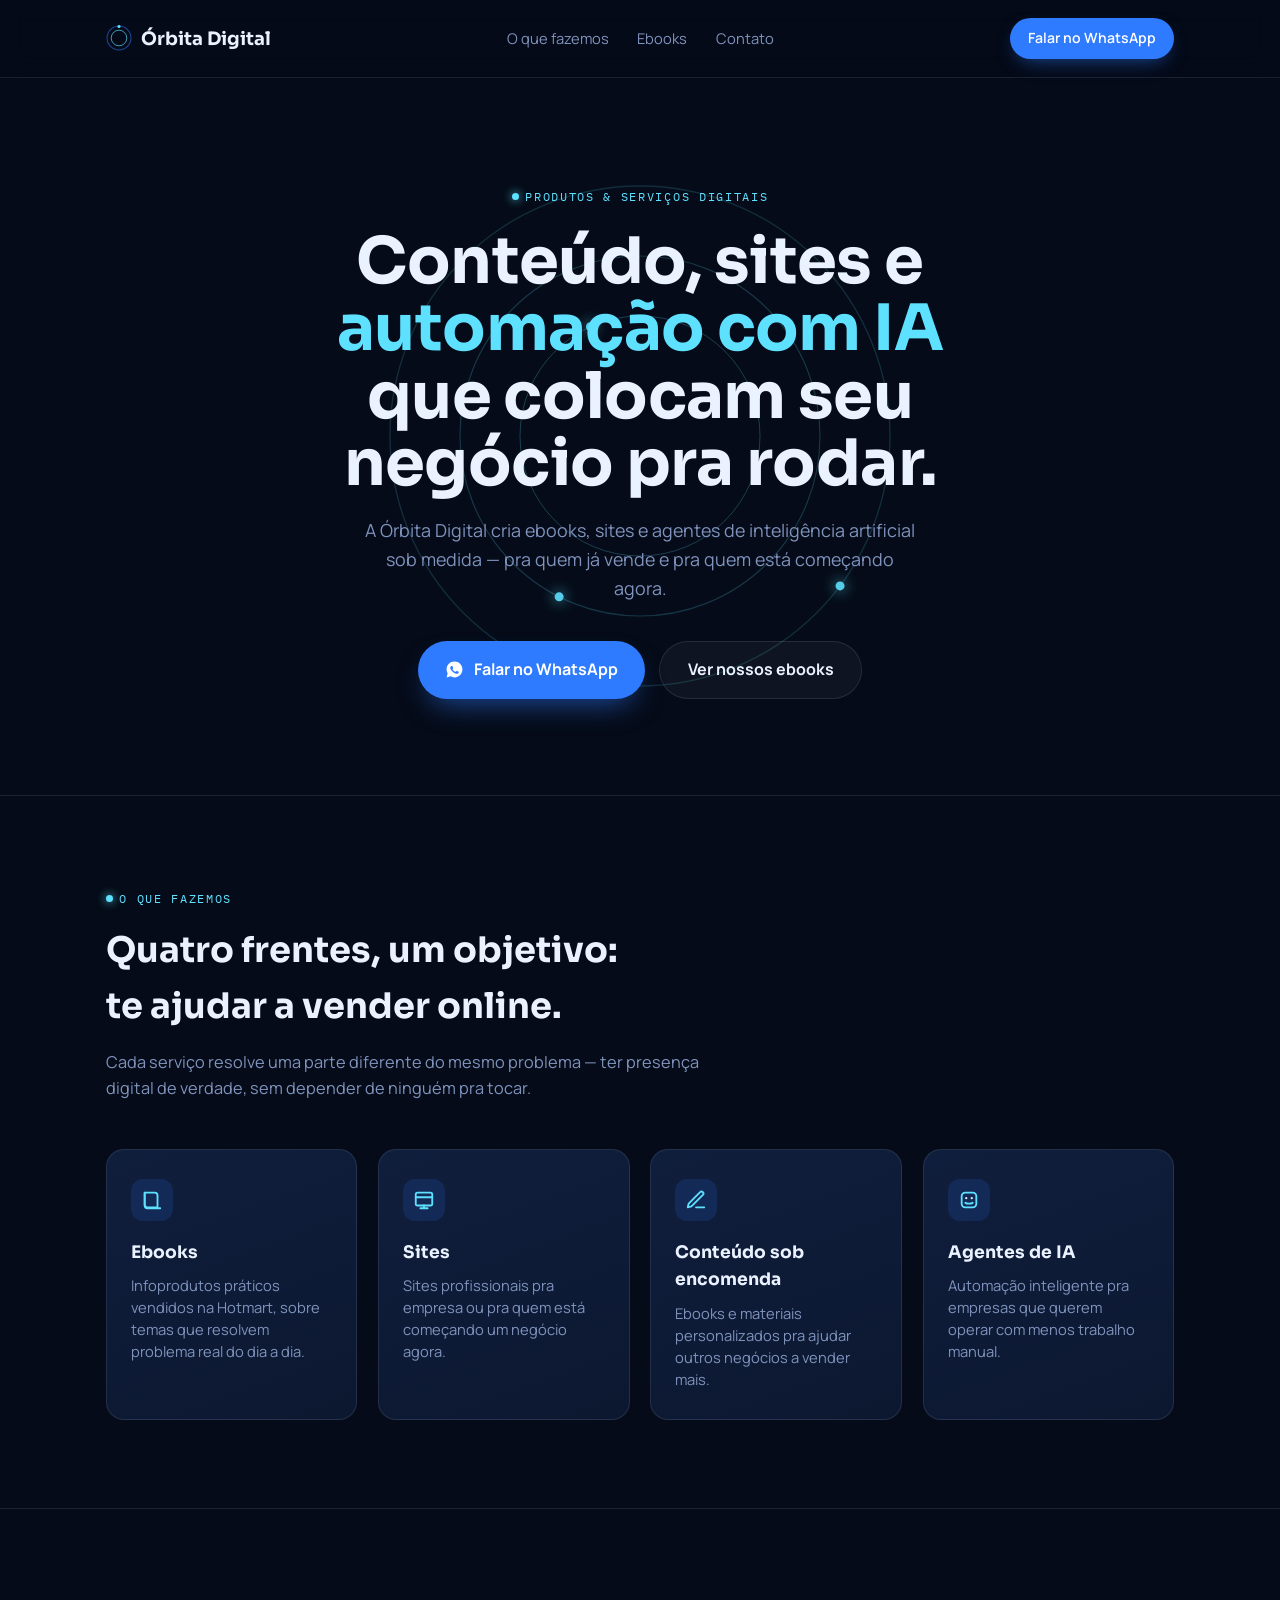
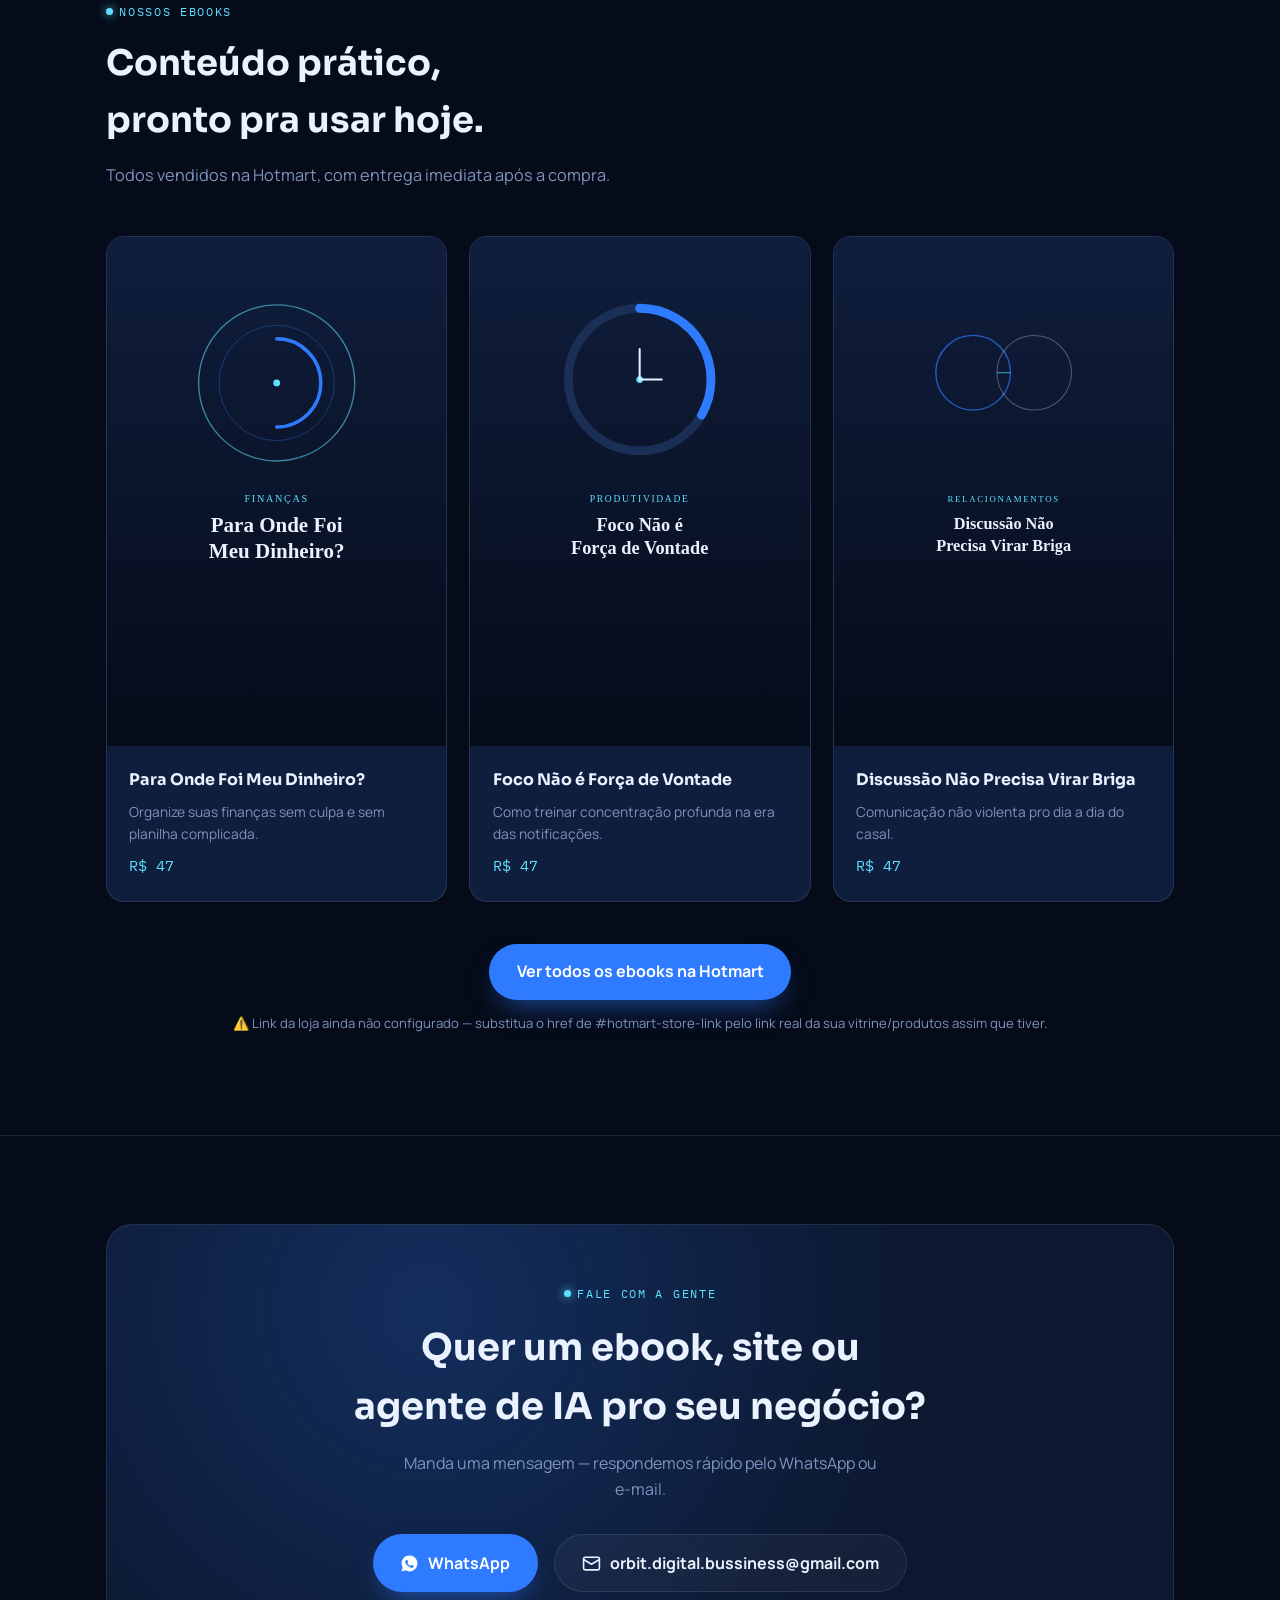
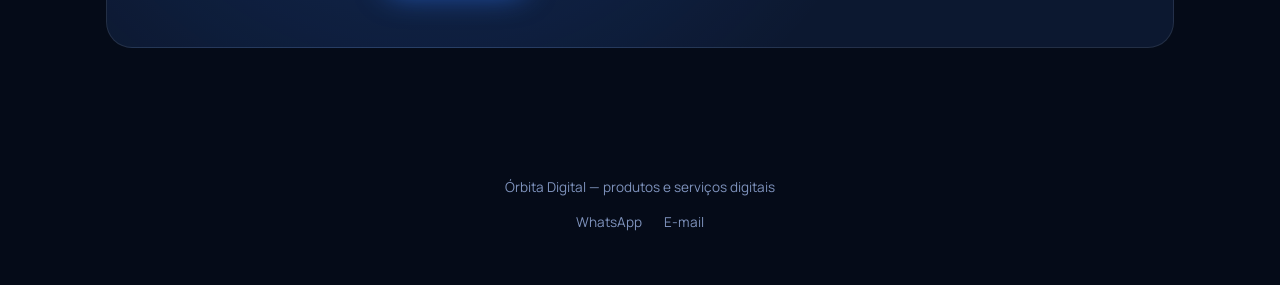
<file: docs/index.html>
<!DOCTYPE html>
<html lang="pt-BR">
<head>
<meta charset="UTF-8">
<meta name="viewport" content="width=device-width, initial-scale=1.0">
<title>Órbita Digital — produtos e serviços digitais</title>
<meta name="description" content="Ebooks, sites e agentes de IA que colocam seu negócio pra rodar.">
<link rel="preconnect" href="https://fonts.googleapis.com">
<link rel="preconnect" href="https://fonts.gstatic.com" crossorigin>
<link href="https://fonts.googleapis.com/css2?family=Sora:wght@500;600;700;800&family=Manrope:wght@400;500;600;700&family=IBM+Plex+Mono:wght@500&display=swap" rel="stylesheet">
<style>
  :root {
    --bg: #050b18;
    --bg-2: #0a1428;
    --surface: #101e3d;
    --surface-2: #0c1830;
    --ink: #eaf1ff;
    --ink-muted: #7f93bd;
    --accent: #2f7bff;
    --accent-2: #5ee1ff;
    --border: rgba(234,241,255,0.10);
    --shadow: rgba(3,10,26,0.55);
  }

  * { box-sizing: border-box; }
  html { scroll-behavior: smooth; }

  body {
    margin: 0;
    background: var(--bg);
    color: var(--ink);
    font-family: 'Manrope', sans-serif;
    line-height: 1.6;
    -webkit-font-smoothing: antialiased;
    overflow-x: hidden;
  }

  a { color: inherit; }
  img, svg { max-width: 100%; display: block; }

  h1, h2, h3 {
    font-family: 'Sora', sans-serif;
    font-weight: 700;
    text-wrap: balance;
    margin: 0;
  }

  .wrap { max-width: 1120px; margin: 0 auto; padding: 0 1.6rem; }

  .eyebrow {
    font-family: 'IBM Plex Mono', monospace;
    font-size: 0.75rem;
    letter-spacing: 0.14em;
    text-transform: uppercase;
    color: var(--accent-2);
    display: inline-flex;
    align-items: center;
    gap: 0.55em;
  }
  .eyebrow::before {
    content: "";
    width: 7px; height: 7px;
    border-radius: 50%;
    background: var(--accent-2);
    box-shadow: 0 0 10px var(--accent-2);
  }

  /* ---- Nav ---- */
  nav.top {
    position: sticky;
    top: 0;
    z-index: 30;
    backdrop-filter: blur(14px);
    background: rgba(5,11,24,0.72);
    border-bottom: 1px solid var(--border);
  }
  nav.top .inner {
    max-width: 1120px;
    margin: 0 auto;
    padding: 1.1rem 1.6rem;
    display: flex;
    align-items: center;
    justify-content: space-between;
  }
  .wordmark {
    font-family: 'Sora', sans-serif;
    font-weight: 700;
    font-size: 1.15rem;
    display: flex;
    align-items: center;
    gap: 0.6rem;
  }
  .wordmark .mark { width: 26px; height: 26px; }
  .nav-links { display: none; gap: 1.8rem; font-size: 0.92rem; color: var(--ink-muted); }
  @media (min-width: 780px) { .nav-links { display: flex; } }
  .nav-links a { text-decoration: none; transition: color 0.15s ease; }
  .nav-links a:hover { color: var(--ink); }
  .nav-cta {
    font-family: 'Manrope', sans-serif;
    font-weight: 600;
    font-size: 0.88rem;
    background: var(--accent);
    color: #fff;
    padding: 0.6rem 1.15rem;
    border-radius: 999px;
    text-decoration: none;
    box-shadow: 0 8px 20px -8px rgba(47,123,255,0.6);
  }

  /* ---- Hero ---- */
  .hero {
    position: relative;
    padding: 6.5rem 0 6rem;
    overflow: hidden;
  }
  .hero-canvas {
    position: absolute;
    top: 50%; left: 50%;
    transform: translate(-50%, -50%);
    width: min(1000px, 140vw);
    height: min(1000px, 140vw);
    opacity: 0.9;
    pointer-events: none;
  }
  .hero-inner { position: relative; z-index: 2; text-align: center; }
  .hero h1 {
    font-size: clamp(2.3rem, 5.4vw, 4rem);
    line-height: 1.05;
    max-width: 820px;
    margin: 1.3rem auto 1.2rem;
    letter-spacing: -0.01em;
  }
  .hero h1 .glow { color: var(--accent-2); }
  .hero .lede {
    max-width: 560px;
    margin: 0 auto;
    color: var(--ink-muted);
    font-size: 1.12rem;
  }
  .hero-actions {
    margin-top: 2.4rem;
    display: flex;
    gap: 0.9rem;
    justify-content: center;
    flex-wrap: wrap;
  }
  .btn {
    font-family: 'Manrope', sans-serif;
    font-weight: 700;
    font-size: 1rem;
    padding: 0.95rem 1.7rem;
    border-radius: 999px;
    text-decoration: none;
    display: inline-flex;
    align-items: center;
    gap: 0.6rem;
    transition: transform 0.15s ease, box-shadow 0.15s ease;
  }
  .btn:hover { transform: translateY(-2px); }
  .btn-primary { background: var(--accent); color: #fff; box-shadow: 0 14px 30px -12px rgba(47,123,255,0.65); }
  .btn-primary:hover { box-shadow: 0 18px 36px -12px rgba(47,123,255,0.8); }
  .btn-ghost { background: rgba(255,255,255,0.04); color: var(--ink); border: 1px solid var(--border); }
  .btn-ghost:hover { border-color: var(--accent-2); }
  .btn svg { width: 19px; height: 19px; }

  /* ---- Reveal ---- */
  .reveal { opacity: 0; transform: translateY(28px); transition: opacity 0.7s ease, transform 0.7s ease; }
  .reveal.visible { opacity: 1; transform: none; }

  /* ---- Section shell ---- */
  section.block { padding: 5.5rem 0; border-top: 1px solid var(--border); }
  .section-head { max-width: 620px; margin-bottom: 3rem; }
  .section-head h2 { font-size: clamp(1.6rem, 3vw, 2.2rem); margin: 0.8rem 0 0.9rem; }
  .section-head p { color: var(--ink-muted); font-size: 1.02rem; margin: 0; }

  /* ---- Services grid ---- */
  .services {
    display: grid;
    grid-template-columns: repeat(2, 1fr);
    gap: 1.3rem;
  }
  @media (min-width: 780px) { .services { grid-template-columns: repeat(4, 1fr); } }
  .service-card {
    background: linear-gradient(160deg, var(--surface), var(--surface-2));
    border: 1px solid var(--border);
    border-radius: 18px;
    padding: 1.8rem 1.5rem;
    transition: border-color 0.2s ease, transform 0.2s ease;
  }
  .service-card:hover { border-color: rgba(94,225,255,0.4); transform: translateY(-4px); }
  .service-card .icon {
    width: 42px; height: 42px;
    border-radius: 12px;
    background: rgba(47,123,255,0.14);
    display: flex; align-items: center; justify-content: center;
    margin-bottom: 1.1rem;
  }
  .service-card .icon svg { width: 22px; height: 22px; stroke: var(--accent-2); }
  .service-card h3 { font-size: 1.08rem; margin-bottom: 0.5rem; }
  .service-card p { font-size: 0.92rem; color: var(--ink-muted); margin: 0; line-height: 1.5; }

  /* ---- Products ---- */
  .products {
    display: grid;
    grid-template-columns: repeat(auto-fit, minmax(220px, 1fr));
    gap: 1.4rem;
  }
  .product-card {
    background: var(--surface);
    border: 1px solid var(--border);
    border-radius: 18px;
    overflow: hidden;
    display: flex;
    flex-direction: column;
  }
  .product-cover { aspect-ratio: 2 / 3; overflow: hidden; background: #0a1428; }
  .product-cover svg { width: 100%; height: 100%; }
  .product-body { padding: 1.3rem 1.4rem 1.5rem; display: flex; flex-direction: column; gap: 0.5rem; flex: 1; }
  .product-body h3 { font-size: 1rem; }
  .product-body p { font-size: 0.86rem; color: var(--ink-muted); margin: 0; flex: 1; }
  .product-price { font-family: 'IBM Plex Mono', monospace; color: var(--accent-2); font-size: 0.95rem; }

  .products-cta { margin-top: 2.6rem; text-align: center; }
  .products-note { font-size: 0.82rem; color: var(--ink-muted); margin-top: 0.8rem; }

  /* ---- Contact ---- */
  .contact-block {
    background: radial-gradient(circle at 30% 20%, rgba(47,123,255,0.22), transparent 60%), var(--surface-2);
    border: 1px solid var(--border);
    border-radius: 26px;
    padding: 3.4rem 2.4rem;
    text-align: center;
  }
  .contact-block h2 { font-size: clamp(1.6rem, 3.4vw, 2.3rem); margin-bottom: 0.9rem; }
  .contact-block p { color: var(--ink-muted); max-width: 480px; margin: 0 auto 2rem; }
  .contact-actions { display: flex; gap: 1rem; justify-content: center; flex-wrap: wrap; }

  footer {
    padding: 2.6rem 0 3.2rem;
    text-align: center;
    color: var(--ink-muted);
    font-size: 0.85rem;
  }
  footer .foot-links { margin-top: 0.8rem; display: flex; gap: 1.4rem; justify-content: center; }
  footer .foot-links a { text-decoration: none; color: var(--ink-muted); }
  footer .foot-links a:hover { color: var(--accent-2); }

  @media (prefers-reduced-motion: reduce) {
    * { animation: none !important; transition: none !important; }
    .reveal { opacity: 1; transform: none; }
  }
</style>
</head>
<body>

<nav class="top">
  <div class="inner">
    <div class="wordmark">
      <svg class="mark" viewBox="0 0 100 100" fill="none">
        <circle cx="50" cy="50" r="46" stroke="#2f7bff" stroke-width="4" opacity="0.55"/>
        <circle cx="50" cy="50" r="30" stroke="#5ee1ff" stroke-width="3" opacity="0.85"/>
        <circle cx="50" cy="6" r="6" fill="#5ee1ff"/>
      </svg>
      Órbita Digital
    </div>
    <div class="nav-links">
      <a href="#servicos">O que fazemos</a>
      <a href="#produtos">Ebooks</a>
      <a href="#contato">Contato</a>
    </div>
    <a class="nav-cta" href="https://wa.me/5551989006644" target="_blank" rel="noopener">Falar no WhatsApp</a>
  </div>
</nav>

<header class="hero">
  <canvas class="hero-canvas" id="orbit-canvas"></canvas>
  <div class="wrap hero-inner">
    <span class="eyebrow">PRODUTOS &amp; SERVIÇOS DIGITAIS</span>
    <h1>Conteúdo, sites e <span class="glow">automação com IA</span> que colocam seu negócio pra rodar.</h1>
    <p class="lede">A Órbita Digital cria ebooks, sites e agentes de inteligência artificial sob medida — pra quem já vende e pra quem está começando agora.</p>
    <div class="hero-actions">
      <a class="btn btn-primary" href="https://wa.me/5551989006644" target="_blank" rel="noopener">
        <svg viewBox="0 0 24 24" fill="currentColor"><path d="M12 2C6.48 2 2 6.48 2 12c0 1.85.5 3.58 1.35 5.07L2 22l5.06-1.33A9.94 9.94 0 0 0 12 22c5.52 0 10-4.48 10-10S17.52 2 12 2zm5.2 14.15c-.22.62-1.28 1.19-1.77 1.24-.45.05-1.02.07-1.65-.1-.38-.11-.87-.28-1.5-.55-2.64-1.14-4.36-3.8-4.5-3.98-.13-.18-1.07-1.42-1.07-2.71 0-1.29.68-1.92.92-2.18.24-.26.52-.33.7-.33.18 0 .35 0 .5.01.16.01.38-.06.6.46.22.53.75 1.83.82 1.96.07.13.11.28.02.46-.09.18-.13.28-.26.43-.13.15-.27.34-.39.46-.13.13-.26.27-.11.53.15.26.68 1.12 1.46 1.82 1 .89 1.85 1.17 2.11 1.3.26.13.41.11.56-.07.15-.18.65-.76.82-1.02.17-.26.34-.22.57-.13.24.09 1.5.71 1.76.84.26.13.43.19.5.3.06.11.06.62-.16 1.24z"/></svg>
        Falar no WhatsApp
      </a>
      <a class="btn btn-ghost" href="#produtos">Ver nossos ebooks</a>
    </div>
  </div>
</header>

<section class="block" id="servicos">
  <div class="wrap">
    <div class="section-head reveal">
      <span class="eyebrow">O QUE FAZEMOS</span>
      <h2>Quatro frentes, um objetivo: te ajudar a vender online.</h2>
      <p>Cada serviço resolve uma parte diferente do mesmo problema — ter presença digital de verdade, sem depender de ninguém pra tocar.</p>
    </div>
    <div class="services reveal">
      <div class="service-card">
        <div class="icon"><svg viewBox="0 0 24 24" fill="none" stroke-width="2" stroke-linecap="round" stroke-linejoin="round"><path d="M4 4h11a3 3 0 0 1 3 3v13H7a3 3 0 0 1-3-3z"/><path d="M4 4v14a3 3 0 0 0 3 3h14"/></svg></div>
        <h3>Ebooks</h3>
        <p>Infoprodutos práticos vendidos na Hotmart, sobre temas que resolvem problema real do dia a dia.</p>
      </div>
      <div class="service-card">
        <div class="icon"><svg viewBox="0 0 24 24" fill="none" stroke-width="2" stroke-linecap="round" stroke-linejoin="round"><rect x="3" y="4" width="18" height="14" rx="2"/><path d="M3 9h18M8 21h8M12 18v3"/></svg></div>
        <h3>Sites</h3>
        <p>Sites profissionais pra empresa ou pra quem está começando um negócio agora.</p>
      </div>
      <div class="service-card">
        <div class="icon"><svg viewBox="0 0 24 24" fill="none" stroke-width="2" stroke-linecap="round" stroke-linejoin="round"><path d="M12 20h9M16.5 3.5a2.12 2.12 0 0 1 3 3L7 19l-4 1 1-4z"/></svg></div>
        <h3>Conteúdo sob encomenda</h3>
        <p>Ebooks e materiais personalizados pra ajudar outros negócios a vender mais.</p>
      </div>
      <div class="service-card">
        <div class="icon"><svg viewBox="0 0 24 24" fill="none" stroke-width="2" stroke-linecap="round" stroke-linejoin="round"><rect x="4" y="4" width="16" height="16" rx="4"/><circle cx="9" cy="10" r="1.2" fill="currentColor" stroke="none"/><circle cx="15" cy="10" r="1.2" fill="currentColor" stroke="none"/><path d="M8 15c1 1 2 1 4 1s3 0 4-1"/></svg></div>
        <h3>Agentes de IA</h3>
        <p>Automação inteligente pra empresas que querem operar com menos trabalho manual.</p>
      </div>
    </div>
  </div>
</section>

<section class="block" id="produtos">
  <div class="wrap">
    <div class="section-head reveal">
      <span class="eyebrow">NOSSOS EBOOKS</span>
      <h2>Conteúdo prático, pronto pra usar hoje.</h2>
      <p>Todos vendidos na Hotmart, com entrega imediata após a compra.</p>
    </div>

    <div class="products reveal">

      <div class="product-card">
        <div class="product-cover">
          <svg viewBox="0 0 1000 1500" xmlns="http://www.w3.org/2000/svg">
            <defs><linearGradient id="bg1" x1="0" y1="0" x2="0" y2="1"><stop offset="0%" stop-color="#101e3d"/><stop offset="100%" stop-color="#050b18"/></linearGradient></defs>
            <rect width="1000" height="1500" fill="url(#bg1)"/>
            <circle cx="500" cy="430" r="230" fill="none" stroke="#5ee1ff" stroke-width="4" opacity="0.55"/>
            <circle cx="500" cy="430" r="170" fill="none" stroke="#2f7bff" stroke-width="2" opacity="0.5"/>
            <path d="M 500 300 A 130 130 0 0 1 500 560" fill="none" stroke="#2f7bff" stroke-width="10" stroke-linecap="round"/>
            <circle cx="500" cy="430" r="10" fill="#5ee1ff"/>
            <text x="500" y="780" text-anchor="middle" font-family="Georgia, serif" font-size="30" fill="#5ee1ff" letter-spacing="5">FINANÇAS</text>
            <text x="500" y="870" text-anchor="middle" font-family="Georgia, serif" font-weight="700" font-size="62" fill="#eaf1ff">Para Onde Foi</text>
            <text x="500" y="945" text-anchor="middle" font-family="Georgia, serif" font-weight="700" font-size="62" fill="#eaf1ff">Meu Dinheiro?</text>
          </svg>
        </div>
        <div class="product-body">
          <h3>Para Onde Foi Meu Dinheiro?</h3>
          <p>Organize suas finanças sem culpa e sem planilha complicada.</p>
          <span class="product-price">R$ 47</span>
        </div>
      </div>

      <div class="product-card">
        <div class="product-cover">
          <svg viewBox="0 0 1000 1500" xmlns="http://www.w3.org/2000/svg">
            <defs><linearGradient id="bg2" x1="0" y1="0" x2="0" y2="1"><stop offset="0%" stop-color="#101e3d"/><stop offset="100%" stop-color="#050b18"/></linearGradient></defs>
            <rect width="1000" height="1500" fill="url(#bg2)"/>
            <circle cx="500" cy="420" r="210" fill="none" stroke="#1b2e55" stroke-width="26"/>
            <path d="M 500 210 A 210 210 0 0 1 682 525" fill="none" stroke="#2f7bff" stroke-width="26" stroke-linecap="round"/>
            <circle cx="500" cy="420" r="10" fill="#5ee1ff"/>
            <line x1="500" y1="420" x2="500" y2="330" stroke="#eaf1ff" stroke-width="6" stroke-linecap="round"/>
            <line x1="500" y1="420" x2="565" y2="420" stroke="#eaf1ff" stroke-width="6" stroke-linecap="round"/>
            <text x="500" y="780" text-anchor="middle" font-family="Georgia, serif" font-size="28" fill="#5ee1ff" letter-spacing="5">PRODUTIVIDADE</text>
            <text x="500" y="865" text-anchor="middle" font-family="Georgia, serif" font-weight="700" font-size="54" fill="#eaf1ff">Foco Não é</text>
            <text x="500" y="935" text-anchor="middle" font-family="Georgia, serif" font-weight="700" font-size="54" fill="#eaf1ff">Força de Vontade</text>
          </svg>
        </div>
        <div class="product-body">
          <h3>Foco Não é Força de Vontade</h3>
          <p>Como treinar concentração profunda na era das notificações.</p>
          <span class="product-price">R$ 47</span>
        </div>
      </div>

      <div class="product-card">
        <div class="product-cover">
          <svg viewBox="0 0 1000 1500" xmlns="http://www.w3.org/2000/svg">
            <defs><linearGradient id="bg3" x1="0" y1="0" x2="0" y2="1"><stop offset="0%" stop-color="#101e3d"/><stop offset="100%" stop-color="#050b18"/></linearGradient></defs>
            <rect width="1000" height="1500" fill="url(#bg3)"/>
            <circle cx="410" cy="400" r="110" fill="none" stroke="#2f7bff" stroke-width="4" opacity="0.7"/>
            <circle cx="590" cy="400" r="110" fill="none" stroke="#eaf1ff" stroke-width="3" opacity="0.3"/>
            <line x1="480" y1="400" x2="520" y2="400" stroke="#5ee1ff" stroke-width="3" opacity="0.7"/>
            <text x="500" y="780" text-anchor="middle" font-family="Georgia, serif" font-size="26" fill="#5ee1ff" letter-spacing="5">RELACIONAMENTOS</text>
            <text x="500" y="860" text-anchor="middle" font-family="Georgia, serif" font-weight="700" font-size="48" fill="#eaf1ff">Discussão Não</text>
            <text x="500" y="925" text-anchor="middle" font-family="Georgia, serif" font-weight="700" font-size="48" fill="#eaf1ff">Precisa Virar Briga</text>
          </svg>
        </div>
        <div class="product-body">
          <h3>Discussão Não Precisa Virar Briga</h3>
          <p>Comunicação não violenta pro dia a dia do casal.</p>
          <span class="product-price">R$ 47</span>
        </div>
      </div>

    </div>

    <div class="products-cta reveal">
      <a class="btn btn-primary" href="#" id="hotmart-store-link" target="_blank" rel="noopener">Ver todos os ebooks na Hotmart</a>
      <p class="products-note">⚠️ Link da loja ainda não configurado — substitua o href de #hotmart-store-link pelo link real da sua vitrine/produtos assim que tiver.</p>
    </div>
  </div>
</section>

<section class="block" id="contato">
  <div class="wrap">
    <div class="contact-block reveal">
      <span class="eyebrow">FALE COM A GENTE</span>
      <h2 style="margin-top:0.9rem;">Quer um ebook, site ou agente de IA pro seu negócio?</h2>
      <p>Manda uma mensagem — respondemos rápido pelo WhatsApp ou e-mail.</p>
      <div class="contact-actions">
        <a class="btn btn-primary" href="https://wa.me/5551989006644" target="_blank" rel="noopener">
          <svg viewBox="0 0 24 24" fill="currentColor"><path d="M12 2C6.48 2 2 6.48 2 12c0 1.85.5 3.58 1.35 5.07L2 22l5.06-1.33A9.94 9.94 0 0 0 12 22c5.52 0 10-4.48 10-10S17.52 2 12 2zm5.2 14.15c-.22.62-1.28 1.19-1.77 1.24-.45.05-1.02.07-1.65-.1-.38-.11-.87-.28-1.5-.55-2.64-1.14-4.36-3.8-4.5-3.98-.13-.18-1.07-1.42-1.07-2.71 0-1.29.68-1.92.92-2.18.24-.26.52-.33.7-.33.18 0 .35 0 .5.01.16.01.38-.06.6.46.22.53.75 1.83.82 1.96.07.13.11.28.02.46-.09.18-.13.28-.26.43-.13.15-.27.34-.39.46-.13.13-.26.27-.11.53.15.26.68 1.12 1.46 1.82 1 .89 1.85 1.17 2.11 1.3.26.13.41.11.56-.07.15-.18.65-.76.82-1.02.17-.26.34-.22.57-.13.24.09 1.5.71 1.76.84.26.13.43.19.5.3.06.11.06.62-.16 1.24z"/></svg>
          WhatsApp
        </a>
        <a class="btn btn-ghost" href="mailto:orbit.digital.bussiness@gmail.com">
          <svg viewBox="0 0 24 24" fill="none" stroke="currentColor" stroke-width="2" stroke-linecap="round" stroke-linejoin="round"><rect x="2" y="4" width="20" height="16" rx="2"/><path d="m2 7 10 6 10-6"/></svg>
          orbit.digital.bussiness@gmail.com
        </a>
      </div>
    </div>
  </div>
</section>

<footer>
  <div class="wrap">
    <div>Órbita Digital — produtos e serviços digitais</div>
    <div class="foot-links">
      <a href="https://wa.me/5551989006644" target="_blank" rel="noopener">WhatsApp</a>
      <a href="mailto:orbit.digital.bussiness@gmail.com">E-mail</a>
    </div>
  </div>
</footer>

<script>
  // Scroll reveal
  (function () {
    var items = document.querySelectorAll('.reveal');
    if (!('IntersectionObserver' in window)) {
      items.forEach(function (el) { el.classList.add('visible'); });
      return;
    }
    var io = new IntersectionObserver(function (entries) {
      entries.forEach(function (entry) {
        if (entry.isIntersecting) {
          entry.target.classList.add('visible');
          io.unobserve(entry.target);
        }
      });
    }, { threshold: 0.15 });
    items.forEach(function (el) { io.observe(el); });
  })();

  // Hero orbit canvas
  (function () {
    var canvas = document.getElementById('orbit-canvas');
    var ctx = canvas.getContext('2d');
    var reduced = window.matchMedia('(prefers-reduced-motion: reduce)').matches;
    var dpr = Math.min(window.devicePixelRatio || 1, 2);

    function resize() {
      var rect = canvas.getBoundingClientRect();
      canvas.width = rect.width * dpr;
      canvas.height = rect.height * dpr;
    }
    resize();
    window.addEventListener('resize', resize);

    var rings = [
      { r: 0.5, speed: 0.15, width: 1.4, alpha: 0.35, dotAngle: 0.6 },
      { r: 0.36, speed: -0.22, width: 1.2, alpha: 0.45, dotAngle: 2.1 },
      { r: 0.24, speed: 0.3, width: 1, alpha: 0.55, dotAngle: 4.2 }
    ];

    var t = 0;
    function draw() {
      var w = canvas.width, h = canvas.height;
      ctx.clearRect(0, 0, w, h);
      var cx = w / 2, cy = h / 2;
      var maxR = Math.min(w, h) / 2;

      rings.forEach(function (ring) {
        var r = ring.r * maxR;
        ctx.beginPath();
        ctx.arc(cx, cy, r, 0, Math.PI * 2);
        ctx.strokeStyle = 'rgba(94,225,255,' + ring.alpha * 0.5 + ')';
        ctx.lineWidth = ring.width * dpr;
        ctx.stroke();

        var angle = ring.dotAngle + t * ring.speed;
        var dx = cx + Math.cos(angle) * r;
        var dy = cy + Math.sin(angle) * r;
        ctx.beginPath();
        ctx.arc(dx, dy, 4.5 * dpr, 0, Math.PI * 2);
        ctx.fillStyle = '#5ee1ff';
        ctx.shadowColor = '#5ee1ff';
        ctx.shadowBlur = 14 * dpr;
        ctx.fill();
        ctx.shadowBlur = 0;
      });

      if (!reduced) {
        t += 0.006;
        requestAnimationFrame(draw);
      }
    }
    draw();
  })();
</script>

</body>
</html>
</file>
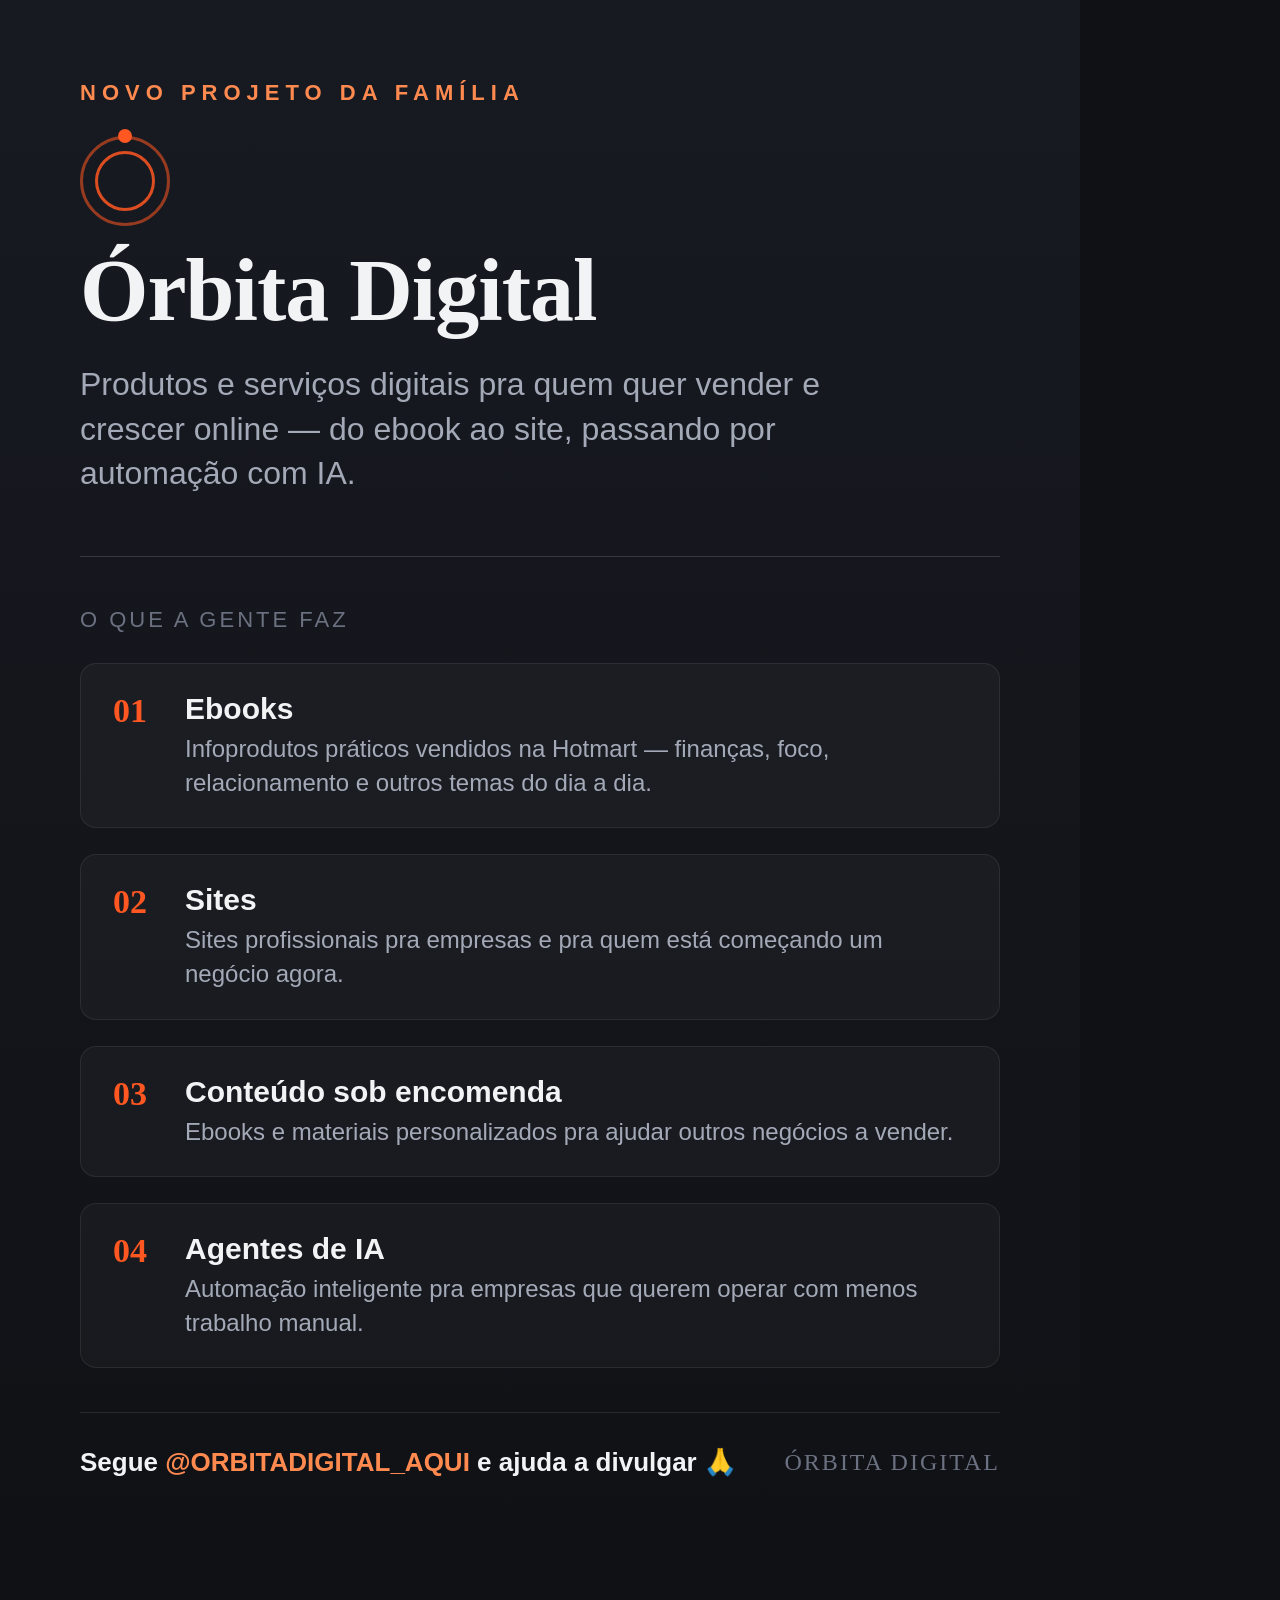
<file: marketing/orbita-digital-familia.html>
<!DOCTYPE html>
<html>
<head>
<meta charset="UTF-8">
<style>
  * { box-sizing: border-box; margin: 0; padding: 0; }
  html, body { width: 1080px; height: 1620px; }
  html { background: #0f1115; }
  body {
    background: linear-gradient(180deg, #171a21 0%, #0f1115 100%);
    color: #f2f3f5;
    font-family: 'Helvetica Neue', Arial, sans-serif;
    display: flex;
    flex-direction: column;
    padding: 80px 80px 70px;
  }
  .eyebrow {
    font-size: 22px;
    letter-spacing: 6px;
    color: #ff8a50;
    font-weight: 600;
  }
  .orbit {
    position: relative;
    width: 90px; height: 90px;
    margin: 30px 0 20px;
  }
  .ring { position: absolute; border-radius: 50%; border: 3px solid #ff5722; opacity: 0.55; }
  .r1 { width: 90px; height: 90px; top: 0; left: 0; }
  .r2 { width: 60px; height: 60px; top: 15px; left: 15px; opacity: 0.85; }
  .dot { position: absolute; width: 14px; height: 14px; border-radius: 50%; background: #ff5722; top: -7px; left: 38px; }

  h1 {
    font-family: Georgia, 'Times New Roman', serif;
    font-weight: 700;
    font-size: 88px;
    line-height: 1.02;
    letter-spacing: -1px;
  }
  .tagline {
    margin-top: 26px;
    font-size: 32px;
    color: #a3a9b7;
    max-width: 800px;
    line-height: 1.4;
  }

  .divider { height: 1px; background: rgba(242,243,245,0.15); margin: 60px 0 50px; }

  .section-label {
    font-size: 22px;
    letter-spacing: 3px;
    color: #6b7180;
    text-transform: uppercase;
    margin-bottom: 30px;
  }

  .products { display: flex; flex-direction: column; gap: 26px; }
  .product {
    display: flex;
    align-items: flex-start;
    gap: 22px;
    background: rgba(255,255,255,0.03);
    border: 1px solid rgba(255,255,255,0.08);
    border-radius: 16px;
    padding: 28px 32px;
  }
  .product .num {
    font-family: Georgia, serif;
    font-size: 34px;
    color: #ff5722;
    font-weight: 700;
    min-width: 50px;
  }
  .product .title { font-size: 30px; font-weight: 700; margin-bottom: 6px; }
  .product .desc { font-size: 24px; color: #a3a9b7; line-height: 1.4; }

  .footer {
    margin-top: 44px;
    padding-top: 34px;
    border-top: 1px solid rgba(242,243,245,0.1);
    display: flex;
    align-items: center;
    justify-content: space-between;
  }
  .cta {
    font-size: 26px;
    color: #f2f3f5;
    font-weight: 600;
  }
  .cta span { color: #ff8a50; }
  .brand-mark {
    font-family: Georgia, serif;
    font-size: 24px;
    color: #6b7180;
    letter-spacing: 2px;
  }
</style>
</head>
<body>
  <span class="eyebrow">NOVO PROJETO DA FAMÍLIA</span>

  <div class="orbit">
    <div class="ring r1"></div>
    <div class="ring r2"></div>
    <div class="dot"></div>
  </div>

  <h1>Órbita Digital</h1>
  <p class="tagline">Produtos e serviços digitais pra quem quer vender e crescer online — do ebook ao site, passando por automação com IA.</p>

  <div class="divider"></div>

  <div class="section-label">O que a gente faz</div>
  <div class="products">
    <div class="product">
      <div class="num">01</div>
      <div>
        <div class="title">Ebooks</div>
        <div class="desc">Infoprodutos práticos vendidos na Hotmart — finanças, foco, relacionamento e outros temas do dia a dia.</div>
      </div>
    </div>
    <div class="product">
      <div class="num">02</div>
      <div>
        <div class="title">Sites</div>
        <div class="desc">Sites profissionais pra empresas e pra quem está começando um negócio agora.</div>
      </div>
    </div>
    <div class="product">
      <div class="num">03</div>
      <div>
        <div class="title">Conteúdo sob encomenda</div>
        <div class="desc">Ebooks e materiais personalizados pra ajudar outros negócios a vender.</div>
      </div>
    </div>
    <div class="product">
      <div class="num">04</div>
      <div>
        <div class="title">Agentes de IA</div>
        <div class="desc">Automação inteligente pra empresas que querem operar com menos trabalho manual.</div>
      </div>
    </div>
  </div>

  <div class="footer">
    <div class="cta">Segue <span>@ORBITADIGITAL_AQUI</span> e ajuda a divulgar 🙏</div>
    <div class="brand-mark">ÓRBITA DIGITAL</div>
  </div>
</body>
</html>
</file>
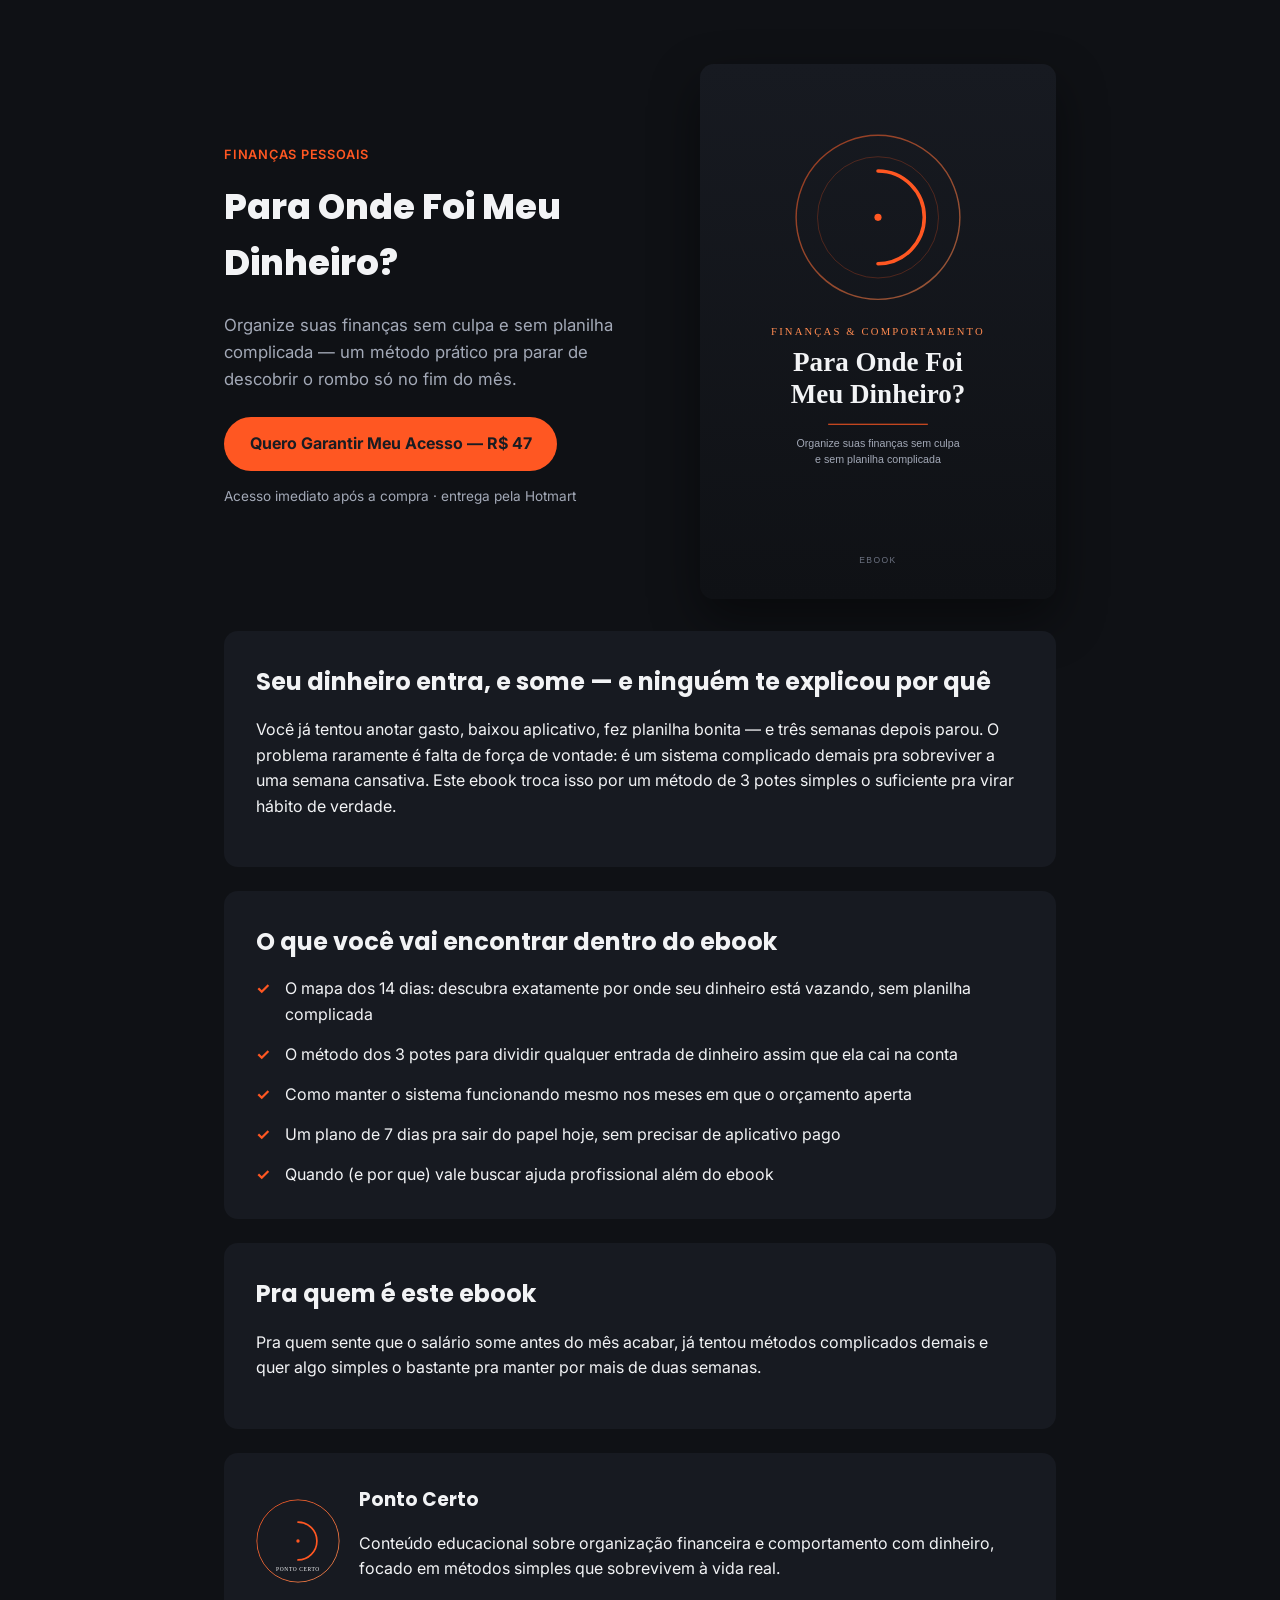
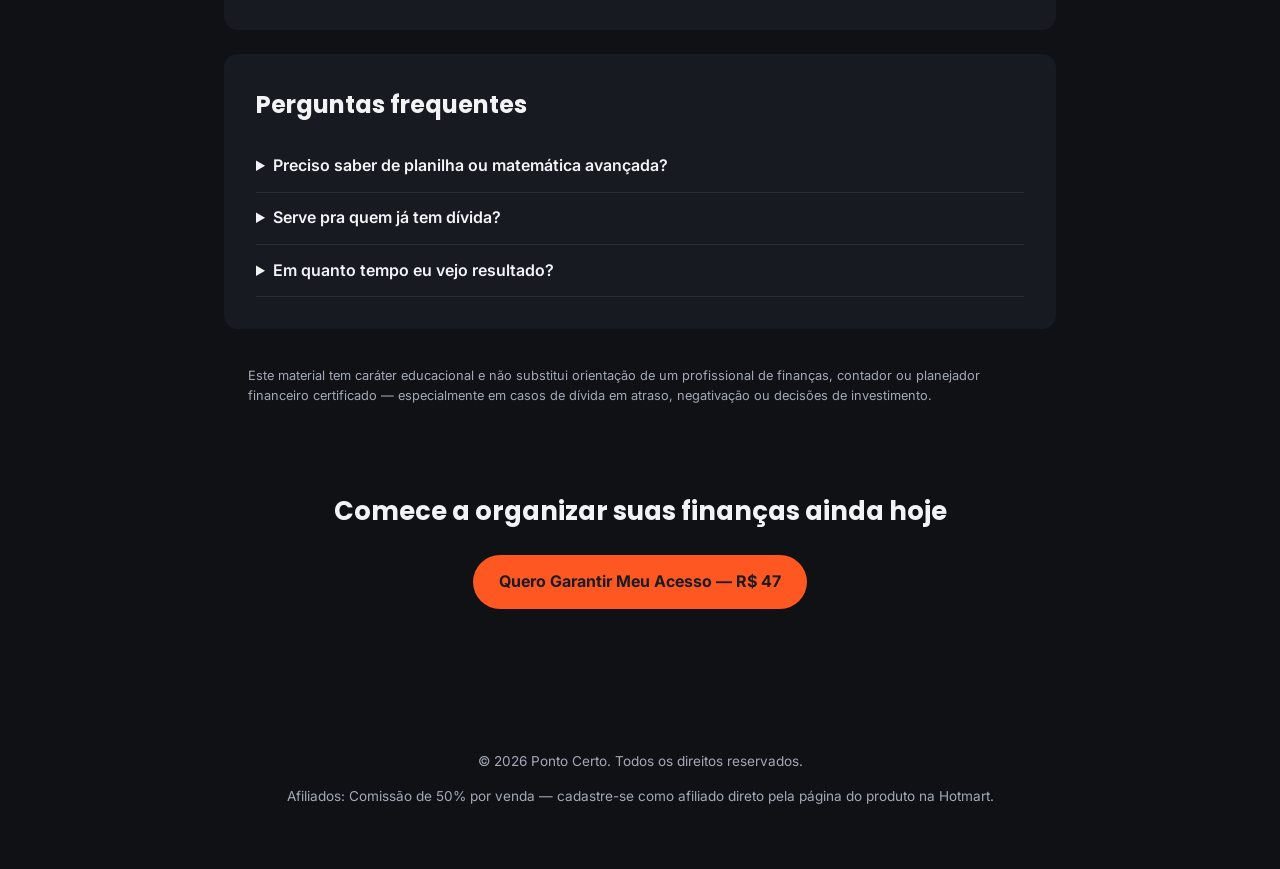
<file: hotmart-agents/output/2026-08-05-1657-para-onde-foi-meu-dinheiro-financas-sem-culpa/landing-page.html>
<!DOCTYPE html>
<html lang="pt-BR">
<head>
<meta charset="UTF-8">
<meta name="viewport" content="width=device-width, initial-scale=1.0">
<title>Para Onde Foi Meu Dinheiro?</title>
<link rel="preconnect" href="https://fonts.googleapis.com">
<link rel="preconnect" href="https://fonts.gstatic.com" crossorigin>
<link href="https://fonts.googleapis.com/css2?family=Poppins:wght@600;700;800&family=Inter:wght@400;500;600&display=swap" rel="stylesheet">
<link rel="stylesheet" href="landing-page.css">
</head>
<body>

<header class="hero">
  <div class="hero-content">
    <span class="eyebrow">Finanças pessoais</span>
    <h1>Para Onde Foi Meu Dinheiro?</h1>
    <p class="subtitle">Organize suas finanças sem culpa e sem planilha complicada — um método prático pra parar de descobrir o rombo só no fim do mês.</p>
    <a href="https://pay.hotmart.com/SUBSTITUIR_APOS_CADASTRAR_PRODUTO" onclick="return hotmartHandler(event)" class="hotmart-fb cta-button">
      Quero Garantir Meu Acesso — R$ 47
    </a>
    <p class="micro-trust">Acesso imediato após a compra · entrega pela Hotmart</p>
  </div>
  <div class="hero-image">
    <img src="cover.svg" alt="Capa do ebook Para Onde Foi Meu Dinheiro?">
  </div>
</header>

<main>

  <section class="card problem">
    <h2>Seu dinheiro entra, e some — e ninguém te explicou por quê</h2>
    <p>Você já tentou anotar gasto, baixou aplicativo, fez planilha bonita — e três semanas depois parou. O problema raramente é falta de força de vontade: é um sistema complicado demais pra sobreviver a uma semana cansativa. Este ebook troca isso por um método de 3 potes simples o suficiente pra virar hábito de verdade.</p>
  </section>

  <section class="card benefits">
    <h2>O que você vai encontrar dentro do ebook</h2>
    <ul class="benefits-list">
      <li>O mapa dos 14 dias: descubra exatamente por onde seu dinheiro está vazando, sem planilha complicada</li><li>O método dos 3 potes para dividir qualquer entrada de dinheiro assim que ela cai na conta</li><li>Como manter o sistema funcionando mesmo nos meses em que o orçamento aperta</li><li>Um plano de 7 dias pra sair do papel hoje, sem precisar de aplicativo pago</li><li>Quando (e por que) vale buscar ajuda profissional além do ebook</li>
    </ul>
  </section>

  <section class="card audience">
    <h2>Pra quem é este ebook</h2>
    <p>Pra quem sente que o salário some antes do mês acabar, já tentou métodos complicados demais e quer algo simples o bastante pra manter por mais de duas semanas.</p>
  </section>

  <section class="card author">
    <img src="profile.svg" alt="Ponto Certo" class="author-photo">
    <div>
      <h3>Ponto Certo</h3>
      <p>Conteúdo educacional sobre organização financeira e comportamento com dinheiro, focado em métodos simples que sobrevivem à vida real.</p>
    </div>
  </section>

  <!--
    TESTIMONIALS: nunca preencher com depoimentos, nomes ou resultados
    inventados. Deixar esta seção oculta/vazia até existirem avaliações
    reais de compradores para inserir aqui.
  -->
  <!-- <section class="card testimonials"> ... </section> -->

  <section class="card faq">
    <h2>Perguntas frequentes</h2>
    <details><summary>Preciso saber de planilha ou matemática avançada?</summary><p>Não. O método usa registro simples (celular, app do banco ou caderno) e contas básicas.</p></details><details><summary>Serve pra quem já tem dívida?</summary><p>O ebook ajuda a organizar o fluxo do dia a dia. Para dívidas em atraso ou negativação, ele mesmo recomenda buscar um profissional especializado — isso está explicado no Capítulo 7.</p></details><details><summary>Em quanto tempo eu vejo resultado?</summary><p>O plano de 7 dias do último capítulo é o ponto de partida; organização financeira é hábito, não solução instantânea.</p></details>
  </section>

  <section class="disclaimer">
    <p>Este material tem caráter educacional e não substitui orientação de um profissional de finanças, contador ou planejador financeiro certificado — especialmente em casos de dívida em atraso, negativação ou decisões de investimento.</p>
  </section>

  <section class="final-cta">
    <h2>Comece a organizar suas finanças ainda hoje</h2>
    <a href="https://pay.hotmart.com/SUBSTITUIR_APOS_CADASTRAR_PRODUTO" onclick="return hotmartHandler(event)" class="hotmart-fb cta-button">
      Quero Garantir Meu Acesso — R$ 47
    </a>
  </section>

</main>

<footer>
  <p>&copy; 2026 Ponto Certo. Todos os direitos reservados.</p>
  <p class="affiliate-note">Afiliados: Comissão de 50% por venda — cadastre-se como afiliado direto pela página do produto na Hotmart.</p>
</footer>

<link rel="stylesheet" href="https://static.hotmart.com/css/hotmart-fb.min.css">
<script src="https://static.hotmart.com/checkout/widget.min.js"></script>
<!--
  https://pay.hotmart.com/SUBSTITUIR_APOS_CADASTRAR_PRODUTO é um placeholder. Depois de cadastrar o produto
  na Hotmart, substitua por o link/código de checkout real (ou pelo snippet
  de embed exato que a Hotmart fornecer no painel do produtor) antes de publicar.
-->

</body>
</html>
</file>
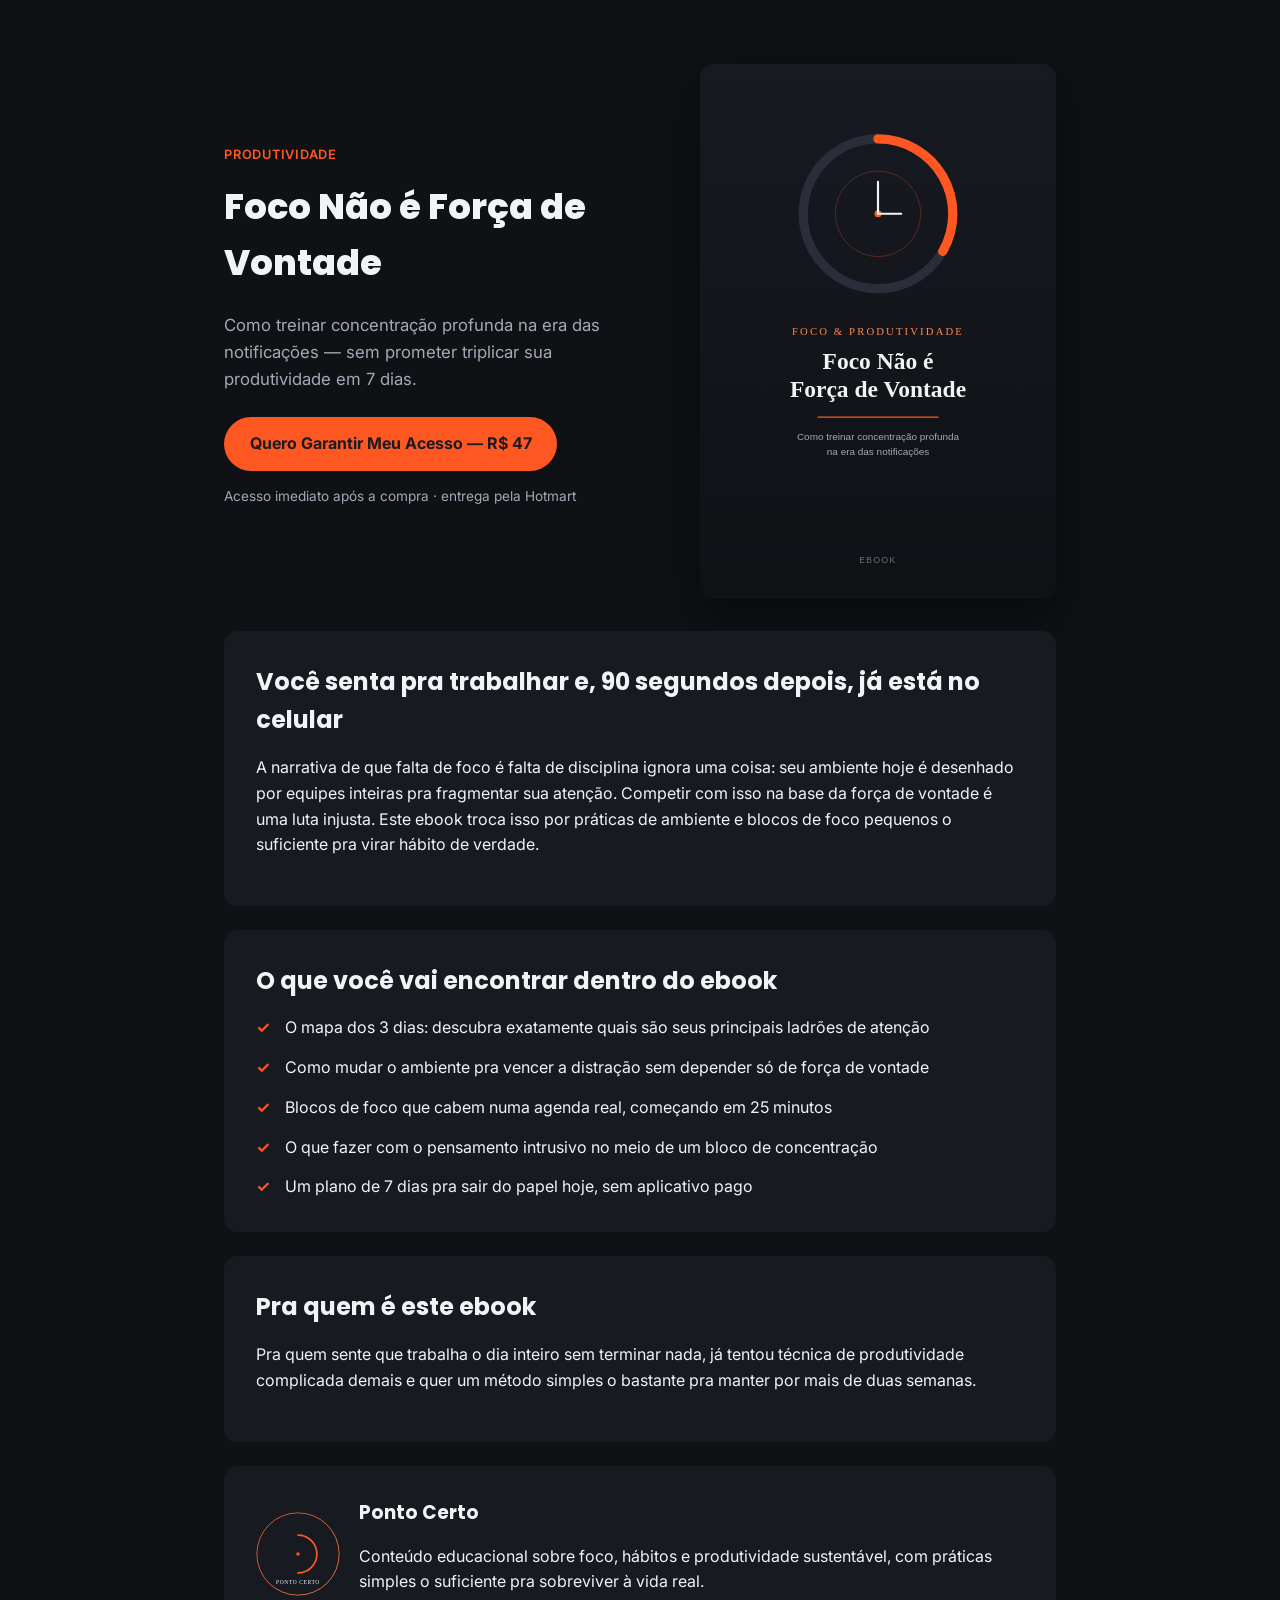
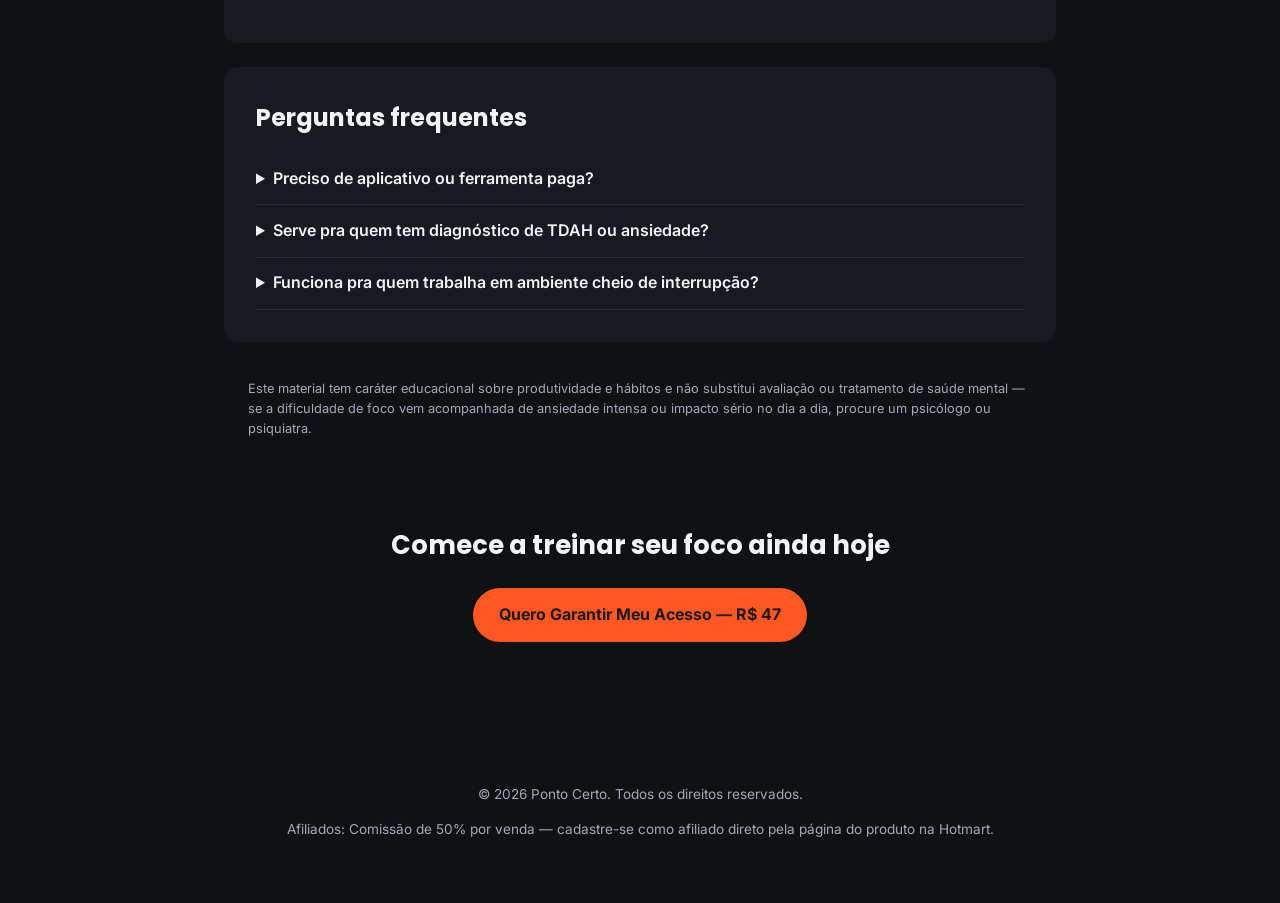
<file: hotmart-agents/output/2026-08-05-1718-foco-nao-e-forca-de-vontade-concentracao-profunda/landing-page.html>
<!DOCTYPE html>
<html lang="pt-BR">
<head>
<meta charset="UTF-8">
<meta name="viewport" content="width=device-width, initial-scale=1.0">
<title>Foco Não é Força de Vontade</title>
<link rel="preconnect" href="https://fonts.googleapis.com">
<link rel="preconnect" href="https://fonts.gstatic.com" crossorigin>
<link href="https://fonts.googleapis.com/css2?family=Poppins:wght@600;700;800&family=Inter:wght@400;500;600&display=swap" rel="stylesheet">
<link rel="stylesheet" href="landing-page.css">
</head>
<body>

<header class="hero">
  <div class="hero-content">
    <span class="eyebrow">Produtividade</span>
    <h1>Foco Não é Força de Vontade</h1>
    <p class="subtitle">Como treinar concentração profunda na era das notificações — sem prometer triplicar sua produtividade em 7 dias.</p>
    <a href="https://pay.hotmart.com/SUBSTITUIR_APOS_CADASTRAR_PRODUTO" onclick="return hotmartHandler(event)" class="hotmart-fb cta-button">
      Quero Garantir Meu Acesso — R$ 47
    </a>
    <p class="micro-trust">Acesso imediato após a compra · entrega pela Hotmart</p>
  </div>
  <div class="hero-image">
    <img src="cover.svg" alt="Capa do ebook Foco Não é Força de Vontade">
  </div>
</header>

<main>

  <section class="card problem">
    <h2>Você senta pra trabalhar e, 90 segundos depois, já está no celular</h2>
    <p>A narrativa de que falta de foco é falta de disciplina ignora uma coisa: seu ambiente hoje é desenhado por equipes inteiras pra fragmentar sua atenção. Competir com isso na base da força de vontade é uma luta injusta. Este ebook troca isso por práticas de ambiente e blocos de foco pequenos o suficiente pra virar hábito de verdade.</p>
  </section>

  <section class="card benefits">
    <h2>O que você vai encontrar dentro do ebook</h2>
    <ul class="benefits-list">
      <li>O mapa dos 3 dias: descubra exatamente quais são seus principais ladrões de atenção</li><li>Como mudar o ambiente pra vencer a distração sem depender só de força de vontade</li><li>Blocos de foco que cabem numa agenda real, começando em 25 minutos</li><li>O que fazer com o pensamento intrusivo no meio de um bloco de concentração</li><li>Um plano de 7 dias pra sair do papel hoje, sem aplicativo pago</li>
    </ul>
  </section>

  <section class="card audience">
    <h2>Pra quem é este ebook</h2>
    <p>Pra quem sente que trabalha o dia inteiro sem terminar nada, já tentou técnica de produtividade complicada demais e quer um método simples o bastante pra manter por mais de duas semanas.</p>
  </section>

  <section class="card author">
    <img src="profile.svg" alt="Ponto Certo" class="author-photo">
    <div>
      <h3>Ponto Certo</h3>
      <p>Conteúdo educacional sobre foco, hábitos e produtividade sustentável, com práticas simples o suficiente pra sobreviver à vida real.</p>
    </div>
  </section>

  <!--
    TESTIMONIALS: nunca preencher com depoimentos, nomes ou resultados
    inventados. Deixar esta seção oculta/vazia até existirem avaliações
    reais de compradores para inserir aqui.
  -->
  <!-- <section class="card testimonials"> ... </section> -->

  <section class="card faq">
    <h2>Perguntas frequentes</h2>
    <details><summary>Preciso de aplicativo ou ferramenta paga?</summary><p>Não. O método usa um bloco de notas, um cronômetro qualquer e ajustes simples de ambiente.</p></details><details><summary>Serve pra quem tem diagnóstico de TDAH ou ansiedade?</summary><p>O ebook traz práticas gerais de foco e produtividade, mas não substitui acompanhamento profissional — isso está explicado na introdução.</p></details><details><summary>Funciona pra quem trabalha em ambiente cheio de interrupção?</summary><p>O Capítulo 3 é justamente sobre isso: como reduzir interrupção externa mesmo sem controlar o ambiente inteiro.</p></details>
  </section>

  <section class="disclaimer">
    <p>Este material tem caráter educacional sobre produtividade e hábitos e não substitui avaliação ou tratamento de saúde mental — se a dificuldade de foco vem acompanhada de ansiedade intensa ou impacto sério no dia a dia, procure um psicólogo ou psiquiatra.</p>
  </section>

  <section class="final-cta">
    <h2>Comece a treinar seu foco ainda hoje</h2>
    <a href="https://pay.hotmart.com/SUBSTITUIR_APOS_CADASTRAR_PRODUTO" onclick="return hotmartHandler(event)" class="hotmart-fb cta-button">
      Quero Garantir Meu Acesso — R$ 47
    </a>
  </section>

</main>

<footer>
  <p>&copy; 2026 Ponto Certo. Todos os direitos reservados.</p>
  <p class="affiliate-note">Afiliados: Comissão de 50% por venda — cadastre-se como afiliado direto pela página do produto na Hotmart.</p>
</footer>

<link rel="stylesheet" href="https://static.hotmart.com/css/hotmart-fb.min.css">
<script src="https://static.hotmart.com/checkout/widget.min.js"></script>
<!--
  https://pay.hotmart.com/SUBSTITUIR_APOS_CADASTRAR_PRODUTO é um placeholder. Depois de cadastrar o produto
  na Hotmart, substitua por o link/código de checkout real (ou pelo snippet
  de embed exato que a Hotmart fornecer no painel do produtor) antes de publicar.
-->

</body>
</html>
</file>
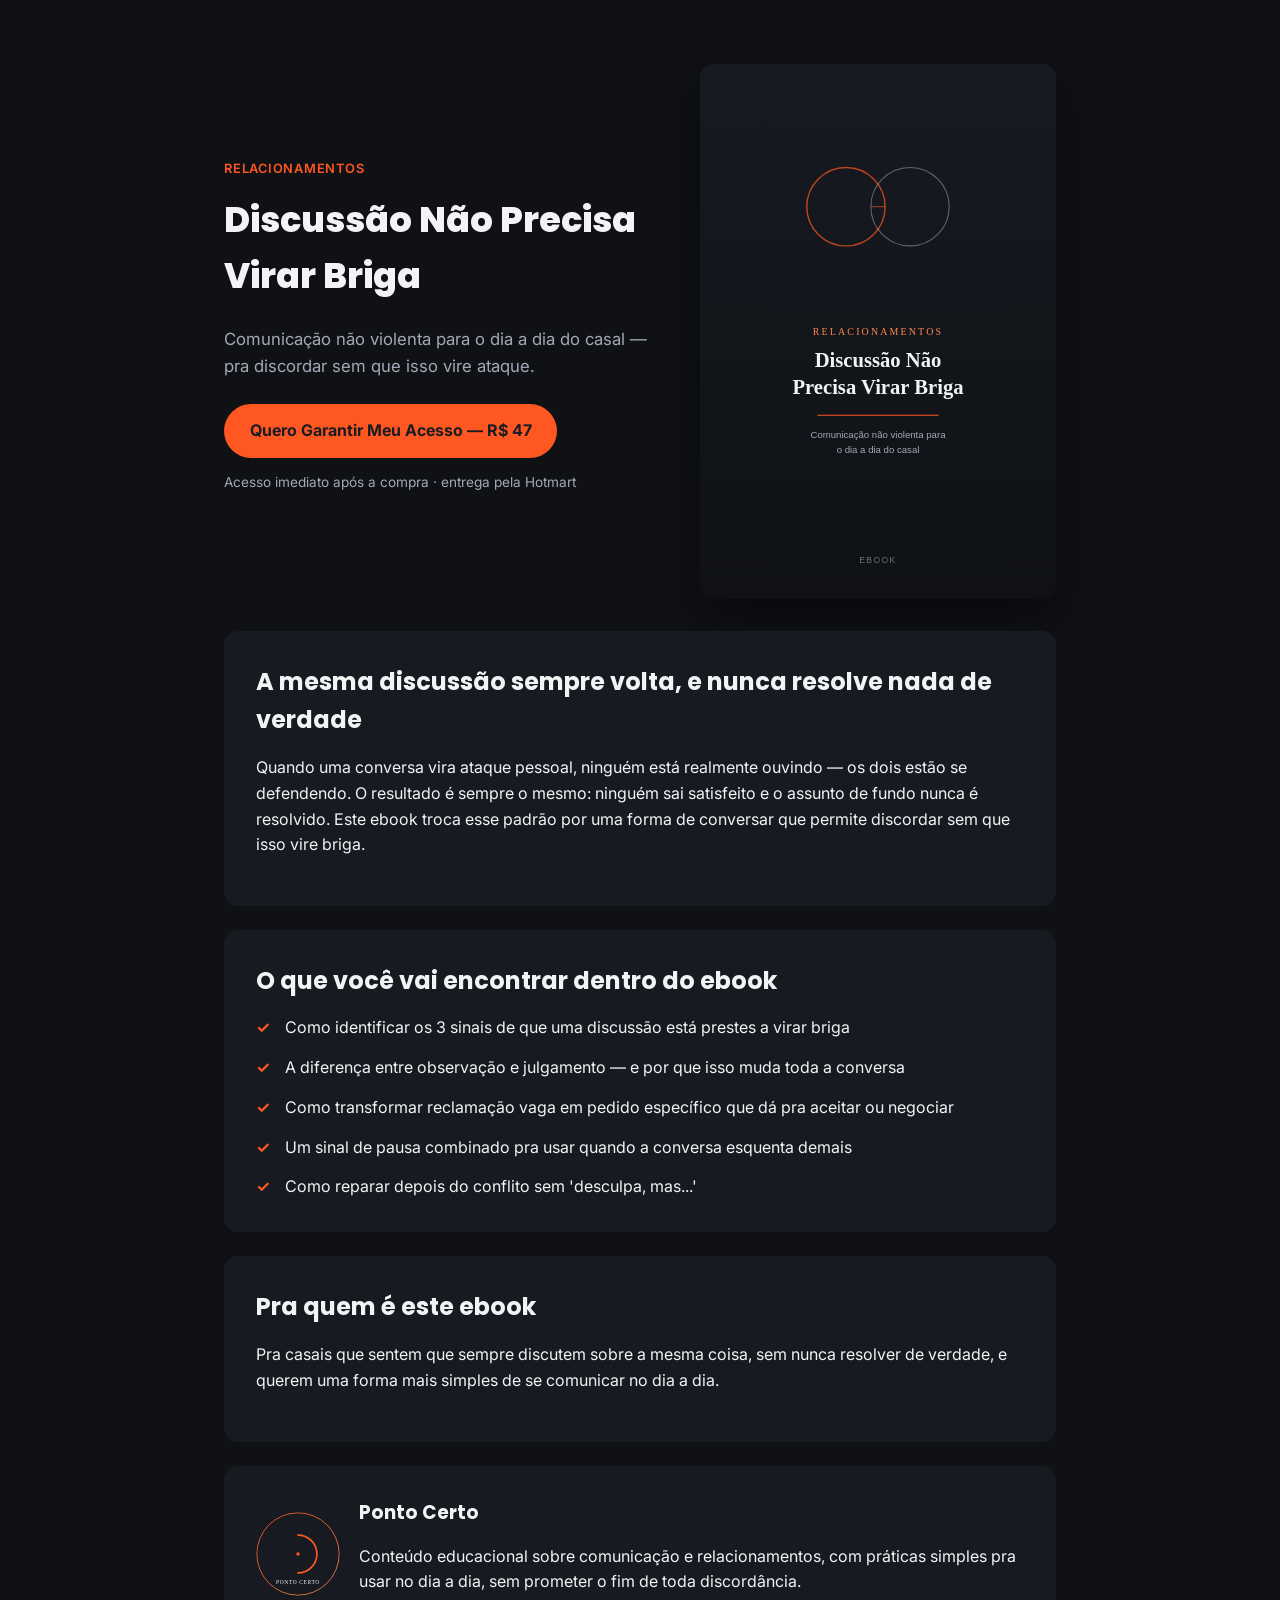
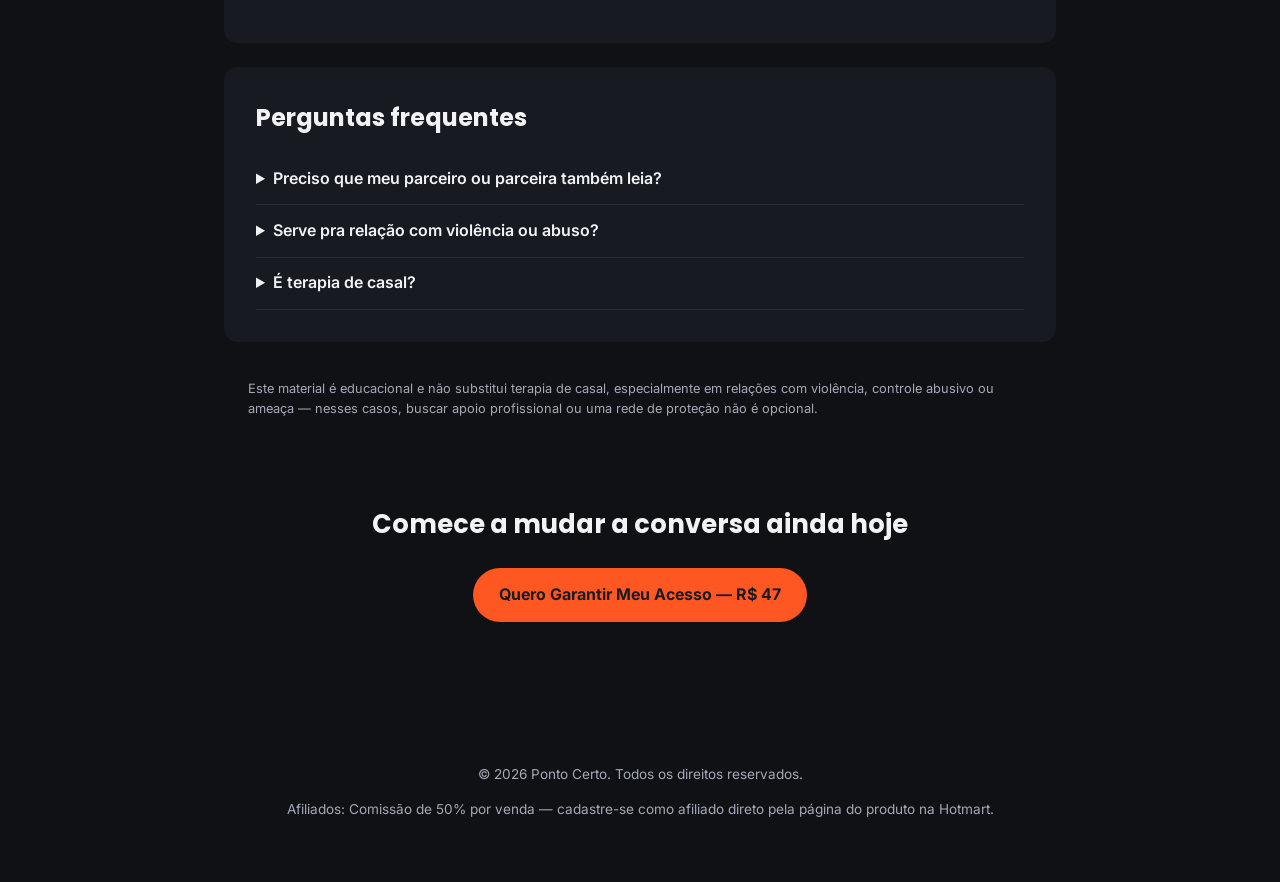
<file: hotmart-agents/output/2026-08-05-1818-discussao-nao-precisa-virar-briga-comunicacao-nao-violenta-casais/landing-page.html>
<!DOCTYPE html>
<html lang="pt-BR">
<head>
<meta charset="UTF-8">
<meta name="viewport" content="width=device-width, initial-scale=1.0">
<title>Discussão Não Precisa Virar Briga</title>
<link rel="preconnect" href="https://fonts.googleapis.com">
<link rel="preconnect" href="https://fonts.gstatic.com" crossorigin>
<link href="https://fonts.googleapis.com/css2?family=Poppins:wght@600;700;800&family=Inter:wght@400;500;600&display=swap" rel="stylesheet">
<link rel="stylesheet" href="landing-page.css">
</head>
<body>

<header class="hero">
  <div class="hero-content">
    <span class="eyebrow">Relacionamentos</span>
    <h1>Discussão Não Precisa Virar Briga</h1>
    <p class="subtitle">Comunicação não violenta para o dia a dia do casal — pra discordar sem que isso vire ataque.</p>
    <a href="https://pay.hotmart.com/SUBSTITUIR_APOS_CADASTRAR_PRODUTO" onclick="return hotmartHandler(event)" class="hotmart-fb cta-button">
      Quero Garantir Meu Acesso — R$ 47
    </a>
    <p class="micro-trust">Acesso imediato após a compra · entrega pela Hotmart</p>
  </div>
  <div class="hero-image">
    <img src="cover.svg" alt="Capa do ebook Discussão Não Precisa Virar Briga">
  </div>
</header>

<main>

  <section class="card problem">
    <h2>A mesma discussão sempre volta, e nunca resolve nada de verdade</h2>
    <p>Quando uma conversa vira ataque pessoal, ninguém está realmente ouvindo — os dois estão se defendendo. O resultado é sempre o mesmo: ninguém sai satisfeito e o assunto de fundo nunca é resolvido. Este ebook troca esse padrão por uma forma de conversar que permite discordar sem que isso vire briga.</p>
  </section>

  <section class="card benefits">
    <h2>O que você vai encontrar dentro do ebook</h2>
    <ul class="benefits-list">
      <li>Como identificar os 3 sinais de que uma discussão está prestes a virar briga</li><li>A diferença entre observação e julgamento — e por que isso muda toda a conversa</li><li>Como transformar reclamação vaga em pedido específico que dá pra aceitar ou negociar</li><li>Um sinal de pausa combinado pra usar quando a conversa esquenta demais</li><li>Como reparar depois do conflito sem 'desculpa, mas...'</li>
    </ul>
  </section>

  <section class="card audience">
    <h2>Pra quem é este ebook</h2>
    <p>Pra casais que sentem que sempre discutem sobre a mesma coisa, sem nunca resolver de verdade, e querem uma forma mais simples de se comunicar no dia a dia.</p>
  </section>

  <section class="card author">
    <img src="profile.svg" alt="Ponto Certo" class="author-photo">
    <div>
      <h3>Ponto Certo</h3>
      <p>Conteúdo educacional sobre comunicação e relacionamentos, com práticas simples pra usar no dia a dia, sem prometer o fim de toda discordância.</p>
    </div>
  </section>

  <!--
    TESTIMONIALS: nunca preencher com depoimentos, nomes ou resultados
    inventados. Deixar esta seção oculta/vazia até existirem avaliações
    reais de compradores para inserir aqui.
  -->
  <!-- <section class="card testimonials"> ... </section> -->

  <section class="card faq">
    <h2>Perguntas frequentes</h2>
    <details><summary>Preciso que meu parceiro ou parceira também leia?</summary><p>Não necessariamente — mudar como você fala já muda a conversa, mesmo que só uma pessoa pratique no início.</p></details><details><summary>Serve pra relação com violência ou abuso?</summary><p>Não. O livro é educacional sobre comunicação; em relações com violência ou controle abusivo, buscar apoio profissional ou uma rede de proteção não é opcional — isso está explicado na introdução.</p></details><details><summary>É terapia de casal?</summary><p>Não substitui terapia — é um guia prático de comunicação pro dia a dia, que pode ser usado junto com acompanhamento profissional se for o caso.</p></details>
  </section>

  <section class="disclaimer">
    <p>Este material é educacional e não substitui terapia de casal, especialmente em relações com violência, controle abusivo ou ameaça — nesses casos, buscar apoio profissional ou uma rede de proteção não é opcional.</p>
  </section>

  <section class="final-cta">
    <h2>Comece a mudar a conversa ainda hoje</h2>
    <a href="https://pay.hotmart.com/SUBSTITUIR_APOS_CADASTRAR_PRODUTO" onclick="return hotmartHandler(event)" class="hotmart-fb cta-button">
      Quero Garantir Meu Acesso — R$ 47
    </a>
  </section>

</main>

<footer>
  <p>&copy; 2026 Ponto Certo. Todos os direitos reservados.</p>
  <p class="affiliate-note">Afiliados: Comissão de 50% por venda — cadastre-se como afiliado direto pela página do produto na Hotmart.</p>
</footer>

<link rel="stylesheet" href="https://static.hotmart.com/css/hotmart-fb.min.css">
<script src="https://static.hotmart.com/checkout/widget.min.js"></script>
<!--
  https://pay.hotmart.com/SUBSTITUIR_APOS_CADASTRAR_PRODUTO é um placeholder. Depois de cadastrar o produto
  na Hotmart, substitua por o link/código de checkout real (ou pelo snippet
  de embed exato que a Hotmart fornecer no painel do produtor) antes de publicar.
-->

</body>
</html>
</file>
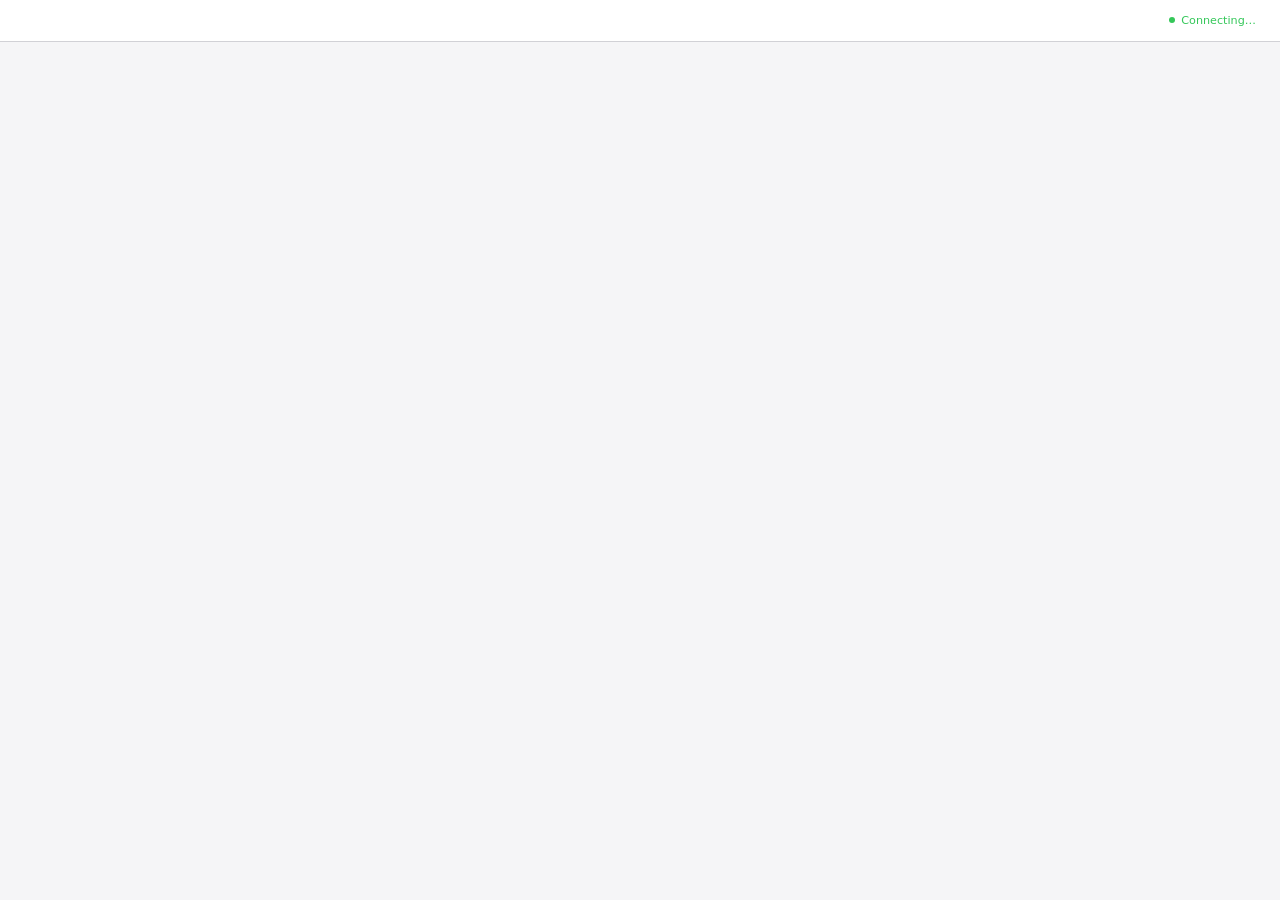
<file: .agents/skills/brainstorming/scripts/frame-template.html>
<!DOCTYPE html>
<html>
<head>
  <meta charset="utf-8">
  <title>Superpowers Brainstorming</title>
  <style>
    /*
     * BRAINSTORM COMPANION FRAME TEMPLATE
     *
     * This template provides a consistent frame with:
     * - OS-aware light/dark theming
     * - Header branding and connection status
     * - Scrollable main content area
     * - CSS helpers for common UI patterns
     *
     * Content is injected via placeholder comment in #frame-content.
     */

    * { box-sizing: border-box; margin: 0; padding: 0; }
    html, body { height: 100%; overflow: hidden; }

    /* ===== THEME VARIABLES ===== */
    :root {
      --bg-primary: #f5f5f7;
      --bg-secondary: #ffffff;
      --bg-tertiary: #e5e5e7;
      --border: #d1d1d6;
      --text-primary: #1d1d1f;
      --text-secondary: #86868b;
      --text-tertiary: #aeaeb2;
      --accent: #0071e3;
      --accent-hover: #0077ed;
      --success: #34c759;
      --warning: #ff9f0a;
      --error: #ff3b30;
      --selected-bg: #e8f4fd;
      --selected-border: #0071e3;
    }

    @media (prefers-color-scheme: dark) {
      :root {
        --bg-primary: #1d1d1f;
        --bg-secondary: #2d2d2f;
        --bg-tertiary: #3d3d3f;
        --border: #424245;
        --text-primary: #f5f5f7;
        --text-secondary: #86868b;
        --text-tertiary: #636366;
        --accent: #0a84ff;
        --accent-hover: #409cff;
        --selected-bg: rgba(10, 132, 255, 0.15);
        --selected-border: #0a84ff;
      }
    }

    body {
      font-family: system-ui, -apple-system, BlinkMacSystemFont, sans-serif;
      background: var(--bg-primary);
      color: var(--text-primary);
      display: flex;
      flex-direction: column;
      line-height: 1.5;
    }

    /* ===== FRAME STRUCTURE ===== */
    .brand { display: flex; align-items: center; min-width: 0; overflow: hidden; color: var(--text-secondary); line-height: 1; }
    .brand a { color: inherit; text-decoration: none; display: flex; align-items: center; gap: 0.5rem; min-width: 0; max-width: 100%; line-height: 1; }
    .brand-copy { display: block; min-width: 0; overflow: hidden; text-overflow: ellipsis; white-space: nowrap; line-height: 1; transform: translateY(-1px); }
    .brand-logo { display: block; height: 1em; width: auto; max-width: 180px; flex-shrink: 0; filter: invert(1); }
    @media (prefers-color-scheme: dark) {
      .brand-logo { filter: none; }
    }
    .status { font-size: 0.7rem; color: var(--status-color, var(--success)); display: flex; align-items: center; gap: 0.4rem; justify-self: end; white-space: nowrap; line-height: 1; }
    .status::before { content: ''; width: 6px; height: 6px; background: var(--status-color, var(--success)); border-radius: 50%; }

    .main { flex: 1; overflow-y: auto; }
    #frame-content { padding: 2rem; min-height: 100%; }

    .header {
      background: var(--bg-secondary);
      border-bottom: 1px solid var(--border);
      padding: 0.5rem 1.5rem;
      flex-shrink: 0;
      display: grid;
      grid-template-columns: minmax(0, 1fr) auto;
      align-items: center;
      gap: 1rem;
      min-height: 42px;
    }
    .header .brand { justify-self: start; width: 100%; font-size: 0.75rem; line-height: 1; }
    .header .status { grid-column: 2; line-height: 1; }
    .header span {
      font-size: 0.75rem;
      color: var(--text-secondary);
    }
    .header .selected-text {
      color: var(--accent);
      font-weight: 500;
    }

    /* ===== TYPOGRAPHY ===== */
    h2 { font-size: 1.5rem; font-weight: 600; margin-bottom: 0.5rem; }
    h3 { font-size: 1.1rem; font-weight: 600; margin-bottom: 0.25rem; }
    .subtitle { color: var(--text-secondary); margin-bottom: 1.5rem; }
    .section { margin-bottom: 2rem; }
    .label { font-size: 0.7rem; color: var(--text-secondary); text-transform: uppercase; letter-spacing: 0.05em; margin-bottom: 0.5rem; }

    /* ===== OPTIONS (for A/B/C choices) ===== */
    .options { display: flex; flex-direction: column; gap: 0.75rem; }
    .option {
      background: var(--bg-secondary);
      border: 2px solid var(--border);
      border-radius: 12px;
      padding: 1rem 1.25rem;
      cursor: pointer;
      transition: all 0.15s ease;
      display: flex;
      align-items: flex-start;
      gap: 1rem;
    }
    .option:hover { border-color: var(--accent); }
    .option.selected { background: var(--selected-bg); border-color: var(--selected-border); }
    .option .letter {
      background: var(--bg-tertiary);
      color: var(--text-secondary);
      width: 1.75rem; height: 1.75rem;
      border-radius: 6px;
      display: flex; align-items: center; justify-content: center;
      font-weight: 600; font-size: 0.85rem; flex-shrink: 0;
    }
    .option.selected .letter { background: var(--accent); color: white; }
    .option .content { flex: 1; }
    .option .content h3 { font-size: 0.95rem; margin-bottom: 0.15rem; }
    .option .content p { color: var(--text-secondary); font-size: 0.85rem; margin: 0; }

    /* ===== CARDS (for showing designs/mockups) ===== */
    .cards { display: grid; grid-template-columns: repeat(auto-fit, minmax(280px, 1fr)); gap: 1rem; }
    .card {
      background: var(--bg-secondary);
      border: 1px solid var(--border);
      border-radius: 12px;
      overflow: hidden;
      cursor: pointer;
      transition: all 0.15s ease;
    }
    .card:hover { border-color: var(--accent); transform: translateY(-2px); box-shadow: 0 4px 12px rgba(0,0,0,0.1); }
    .card.selected { border-color: var(--selected-border); border-width: 2px; }
    .card-image { background: var(--bg-tertiary); aspect-ratio: 16/10; display: flex; align-items: center; justify-content: center; }
    .card-body { padding: 1rem; }
    .card-body h3 { margin-bottom: 0.25rem; }
    .card-body p { color: var(--text-secondary); font-size: 0.85rem; }

    /* ===== MOCKUP CONTAINER ===== */
    .mockup {
      background: var(--bg-secondary);
      border: 1px solid var(--border);
      border-radius: 12px;
      overflow: hidden;
      margin-bottom: 1.5rem;
    }
    .mockup-header {
      background: var(--bg-tertiary);
      padding: 0.5rem 1rem;
      font-size: 0.75rem;
      color: var(--text-secondary);
      border-bottom: 1px solid var(--border);
    }
    .mockup-body { padding: 1.5rem; }

    /* ===== SPLIT VIEW (side-by-side comparison) ===== */
    .split { display: grid; grid-template-columns: 1fr 1fr; gap: 1.5rem; }
    @media (max-width: 700px) { .split { grid-template-columns: 1fr; } }

    /* ===== PROS/CONS ===== */
    .pros-cons { display: grid; grid-template-columns: 1fr 1fr; gap: 1rem; margin: 1rem 0; }
    .pros, .cons { background: var(--bg-secondary); border-radius: 8px; padding: 1rem; }
    .pros h4 { color: var(--success); font-size: 0.85rem; margin-bottom: 0.5rem; }
    .cons h4 { color: var(--error); font-size: 0.85rem; margin-bottom: 0.5rem; }
    .pros ul, .cons ul { margin-left: 1.25rem; font-size: 0.85rem; color: var(--text-secondary); }
    .pros li, .cons li { margin-bottom: 0.25rem; }

    /* ===== PLACEHOLDER (for mockup areas) ===== */
    .placeholder {
      background: var(--bg-tertiary);
      border: 2px dashed var(--border);
      border-radius: 8px;
      padding: 2rem;
      text-align: center;
      color: var(--text-tertiary);
    }

    /* ===== INLINE MOCKUP ELEMENTS ===== */
    .mock-nav { background: var(--accent); color: white; padding: 0.75rem 1rem; display: flex; gap: 1.5rem; font-size: 0.9rem; }
    .mock-sidebar { background: var(--bg-tertiary); padding: 1rem; min-width: 180px; }
    .mock-content { padding: 1.5rem; flex: 1; }
    .mock-button { background: var(--accent); color: white; border: none; padding: 0.5rem 1rem; border-radius: 6px; font-size: 0.85rem; }
    .mock-input { background: var(--bg-primary); border: 1px solid var(--border); border-radius: 6px; padding: 0.5rem; width: 100%; }
  </style>
</head>
<body>
  <div class="header">
    <!-- BRANDING -->
    <div class="status">Connecting…</div>
  </div>

  <div class="main">
    <div id="frame-content">
      <!-- CONTENT -->
    </div>
  </div>

</body>
</html>
</file>
<file: hotmart-agents/output/2026-08-05-1657-para-onde-foi-meu-dinheiro-financas-sem-culpa/landing-page.css>
:root {
  --bg: #0f1115;
  --surface: #171a21;
  --text: #f2f3f5;
  --muted: #a3a9b7;
  --accent: #ff5722;
  --accent-contrast: #1a1c22;
  --radius: 14px;
  --max-width: 880px;
}

* { box-sizing: border-box; }

body {
  margin: 0;
  background: var(--bg);
  color: var(--text);
  font-family: 'Inter', sans-serif;
  line-height: 1.6;
}

h1, h2, h3 {
  font-family: 'Poppins', sans-serif;
  margin: 0 0 0.6em;
}

img { max-width: 100%; display: block; }

.hero {
  max-width: var(--max-width);
  margin: 0 auto;
  padding: 4rem 1.5rem 2rem;
  display: grid;
  grid-template-columns: 1.1fr 0.9fr;
  gap: 2.5rem;
  align-items: center;
}

.eyebrow {
  display: inline-block;
  font-size: 0.8rem;
  font-weight: 600;
  letter-spacing: 0.06em;
  text-transform: uppercase;
  color: var(--accent);
  margin-bottom: 0.8rem;
}

.hero h1 { font-size: 2.2rem; font-weight: 800; }

.subtitle { color: var(--muted); font-size: 1.05rem; margin-bottom: 1.5rem; }

.cta-button {
  display: inline-block;
  background: var(--accent);
  color: var(--accent-contrast);
  font-weight: 700;
  padding: 0.9rem 1.6rem;
  border-radius: 999px;
  text-decoration: none;
  font-size: 1rem;
  transition: transform 0.15s ease;
}

.cta-button:hover { transform: translateY(-2px); }

.micro-trust { color: var(--muted); font-size: 0.85rem; margin-top: 0.9rem; }

.hero-image img {
  border-radius: var(--radius);
  box-shadow: 0 20px 50px rgba(0,0,0,0.45);
}

main {
  max-width: var(--max-width);
  margin: 0 auto;
  padding: 0 1.5rem 3rem;
  display: flex;
  flex-direction: column;
  gap: 1.5rem;
}

.card {
  background: var(--surface);
  border-radius: var(--radius);
  padding: 2rem;
}

.benefits-list {
  list-style: none;
  margin: 0;
  padding: 0;
  display: grid;
  gap: 0.9rem;
}

.benefits-list li {
  padding-left: 1.8rem;
  position: relative;
}

.benefits-list li::before {
  content: "✓";
  position: absolute;
  left: 0;
  color: var(--accent);
  font-weight: 700;
}

.author {
  display: flex;
  gap: 1.2rem;
  align-items: center;
}

.author-photo {
  width: 84px;
  height: 84px;
  border-radius: 50%;
  object-fit: cover;
  flex-shrink: 0;
}

.faq h2 { margin-bottom: 1rem; }
.faq details { border-bottom: 1px solid rgba(255,255,255,0.08); padding: 0.8rem 0; }
.faq summary { cursor: pointer; font-weight: 600; }

.disclaimer {
  max-width: var(--max-width);
  margin: 0 auto;
  padding: 0 1.5rem;
  color: var(--muted);
  font-size: 0.8rem;
}

.final-cta {
  text-align: center;
  padding: 3rem 1.5rem;
}

.final-cta h2 { font-size: 1.6rem; margin-bottom: 1.4rem; }

footer {
  text-align: center;
  padding: 2rem 1.5rem 3rem;
  color: var(--muted);
  font-size: 0.85rem;
}

@media (max-width: 720px) {
  .hero { grid-template-columns: 1fr; padding-top: 2.5rem; }
  .author { flex-direction: column; text-align: center; }
}
</file>
<file: hotmart-agents/output/2026-08-05-1718-foco-nao-e-forca-de-vontade-concentracao-profunda/landing-page.css>
:root {
  --bg: #0f1115;
  --surface: #171a21;
  --text: #f2f3f5;
  --muted: #a3a9b7;
  --accent: #ff5722;
  --accent-contrast: #1a1c22;
  --radius: 14px;
  --max-width: 880px;
}

* { box-sizing: border-box; }

body {
  margin: 0;
  background: var(--bg);
  color: var(--text);
  font-family: 'Inter', sans-serif;
  line-height: 1.6;
}

h1, h2, h3 {
  font-family: 'Poppins', sans-serif;
  margin: 0 0 0.6em;
}

img { max-width: 100%; display: block; }

.hero {
  max-width: var(--max-width);
  margin: 0 auto;
  padding: 4rem 1.5rem 2rem;
  display: grid;
  grid-template-columns: 1.1fr 0.9fr;
  gap: 2.5rem;
  align-items: center;
}

.eyebrow {
  display: inline-block;
  font-size: 0.8rem;
  font-weight: 600;
  letter-spacing: 0.06em;
  text-transform: uppercase;
  color: var(--accent);
  margin-bottom: 0.8rem;
}

.hero h1 { font-size: 2.2rem; font-weight: 800; }

.subtitle { color: var(--muted); font-size: 1.05rem; margin-bottom: 1.5rem; }

.cta-button {
  display: inline-block;
  background: var(--accent);
  color: var(--accent-contrast);
  font-weight: 700;
  padding: 0.9rem 1.6rem;
  border-radius: 999px;
  text-decoration: none;
  font-size: 1rem;
  transition: transform 0.15s ease;
}

.cta-button:hover { transform: translateY(-2px); }

.micro-trust { color: var(--muted); font-size: 0.85rem; margin-top: 0.9rem; }

.hero-image img {
  border-radius: var(--radius);
  box-shadow: 0 20px 50px rgba(0,0,0,0.45);
}

main {
  max-width: var(--max-width);
  margin: 0 auto;
  padding: 0 1.5rem 3rem;
  display: flex;
  flex-direction: column;
  gap: 1.5rem;
}

.card {
  background: var(--surface);
  border-radius: var(--radius);
  padding: 2rem;
}

.benefits-list {
  list-style: none;
  margin: 0;
  padding: 0;
  display: grid;
  gap: 0.9rem;
}

.benefits-list li {
  padding-left: 1.8rem;
  position: relative;
}

.benefits-list li::before {
  content: "✓";
  position: absolute;
  left: 0;
  color: var(--accent);
  font-weight: 700;
}

.author {
  display: flex;
  gap: 1.2rem;
  align-items: center;
}

.author-photo {
  width: 84px;
  height: 84px;
  border-radius: 50%;
  object-fit: cover;
  flex-shrink: 0;
}

.faq h2 { margin-bottom: 1rem; }
.faq details { border-bottom: 1px solid rgba(255,255,255,0.08); padding: 0.8rem 0; }
.faq summary { cursor: pointer; font-weight: 600; }

.disclaimer {
  max-width: var(--max-width);
  margin: 0 auto;
  padding: 0 1.5rem;
  color: var(--muted);
  font-size: 0.8rem;
}

.final-cta {
  text-align: center;
  padding: 3rem 1.5rem;
}

.final-cta h2 { font-size: 1.6rem; margin-bottom: 1.4rem; }

footer {
  text-align: center;
  padding: 2rem 1.5rem 3rem;
  color: var(--muted);
  font-size: 0.85rem;
}

@media (max-width: 720px) {
  .hero { grid-template-columns: 1fr; padding-top: 2.5rem; }
  .author { flex-direction: column; text-align: center; }
}
</file>
<file: hotmart-agents/output/2026-08-05-1818-discussao-nao-precisa-virar-briga-comunicacao-nao-violenta-casais/landing-page.css>
:root {
  --bg: #0f1115;
  --surface: #171a21;
  --text: #f2f3f5;
  --muted: #a3a9b7;
  --accent: #ff5722;
  --accent-contrast: #1a1c22;
  --radius: 14px;
  --max-width: 880px;
}

* { box-sizing: border-box; }

body {
  margin: 0;
  background: var(--bg);
  color: var(--text);
  font-family: 'Inter', sans-serif;
  line-height: 1.6;
}

h1, h2, h3 {
  font-family: 'Poppins', sans-serif;
  margin: 0 0 0.6em;
}

img { max-width: 100%; display: block; }

.hero {
  max-width: var(--max-width);
  margin: 0 auto;
  padding: 4rem 1.5rem 2rem;
  display: grid;
  grid-template-columns: 1.1fr 0.9fr;
  gap: 2.5rem;
  align-items: center;
}

.eyebrow {
  display: inline-block;
  font-size: 0.8rem;
  font-weight: 600;
  letter-spacing: 0.06em;
  text-transform: uppercase;
  color: var(--accent);
  margin-bottom: 0.8rem;
}

.hero h1 { font-size: 2.2rem; font-weight: 800; }

.subtitle { color: var(--muted); font-size: 1.05rem; margin-bottom: 1.5rem; }

.cta-button {
  display: inline-block;
  background: var(--accent);
  color: var(--accent-contrast);
  font-weight: 700;
  padding: 0.9rem 1.6rem;
  border-radius: 999px;
  text-decoration: none;
  font-size: 1rem;
  transition: transform 0.15s ease;
}

.cta-button:hover { transform: translateY(-2px); }

.micro-trust { color: var(--muted); font-size: 0.85rem; margin-top: 0.9rem; }

.hero-image img {
  border-radius: var(--radius);
  box-shadow: 0 20px 50px rgba(0,0,0,0.45);
}

main {
  max-width: var(--max-width);
  margin: 0 auto;
  padding: 0 1.5rem 3rem;
  display: flex;
  flex-direction: column;
  gap: 1.5rem;
}

.card {
  background: var(--surface);
  border-radius: var(--radius);
  padding: 2rem;
}

.benefits-list {
  list-style: none;
  margin: 0;
  padding: 0;
  display: grid;
  gap: 0.9rem;
}

.benefits-list li {
  padding-left: 1.8rem;
  position: relative;
}

.benefits-list li::before {
  content: "✓";
  position: absolute;
  left: 0;
  color: var(--accent);
  font-weight: 700;
}

.author {
  display: flex;
  gap: 1.2rem;
  align-items: center;
}

.author-photo {
  width: 84px;
  height: 84px;
  border-radius: 50%;
  object-fit: cover;
  flex-shrink: 0;
}

.faq h2 { margin-bottom: 1rem; }
.faq details { border-bottom: 1px solid rgba(255,255,255,0.08); padding: 0.8rem 0; }
.faq summary { cursor: pointer; font-weight: 600; }

.disclaimer {
  max-width: var(--max-width);
  margin: 0 auto;
  padding: 0 1.5rem;
  color: var(--muted);
  font-size: 0.8rem;
}

.final-cta {
  text-align: center;
  padding: 3rem 1.5rem;
}

.final-cta h2 { font-size: 1.6rem; margin-bottom: 1.4rem; }

footer {
  text-align: center;
  padding: 2rem 1.5rem 3rem;
  color: var(--muted);
  font-size: 0.85rem;
}

@media (max-width: 720px) {
  .hero { grid-template-columns: 1fr; padding-top: 2.5rem; }
  .author { flex-direction: column; text-align: center; }
}
</file>
